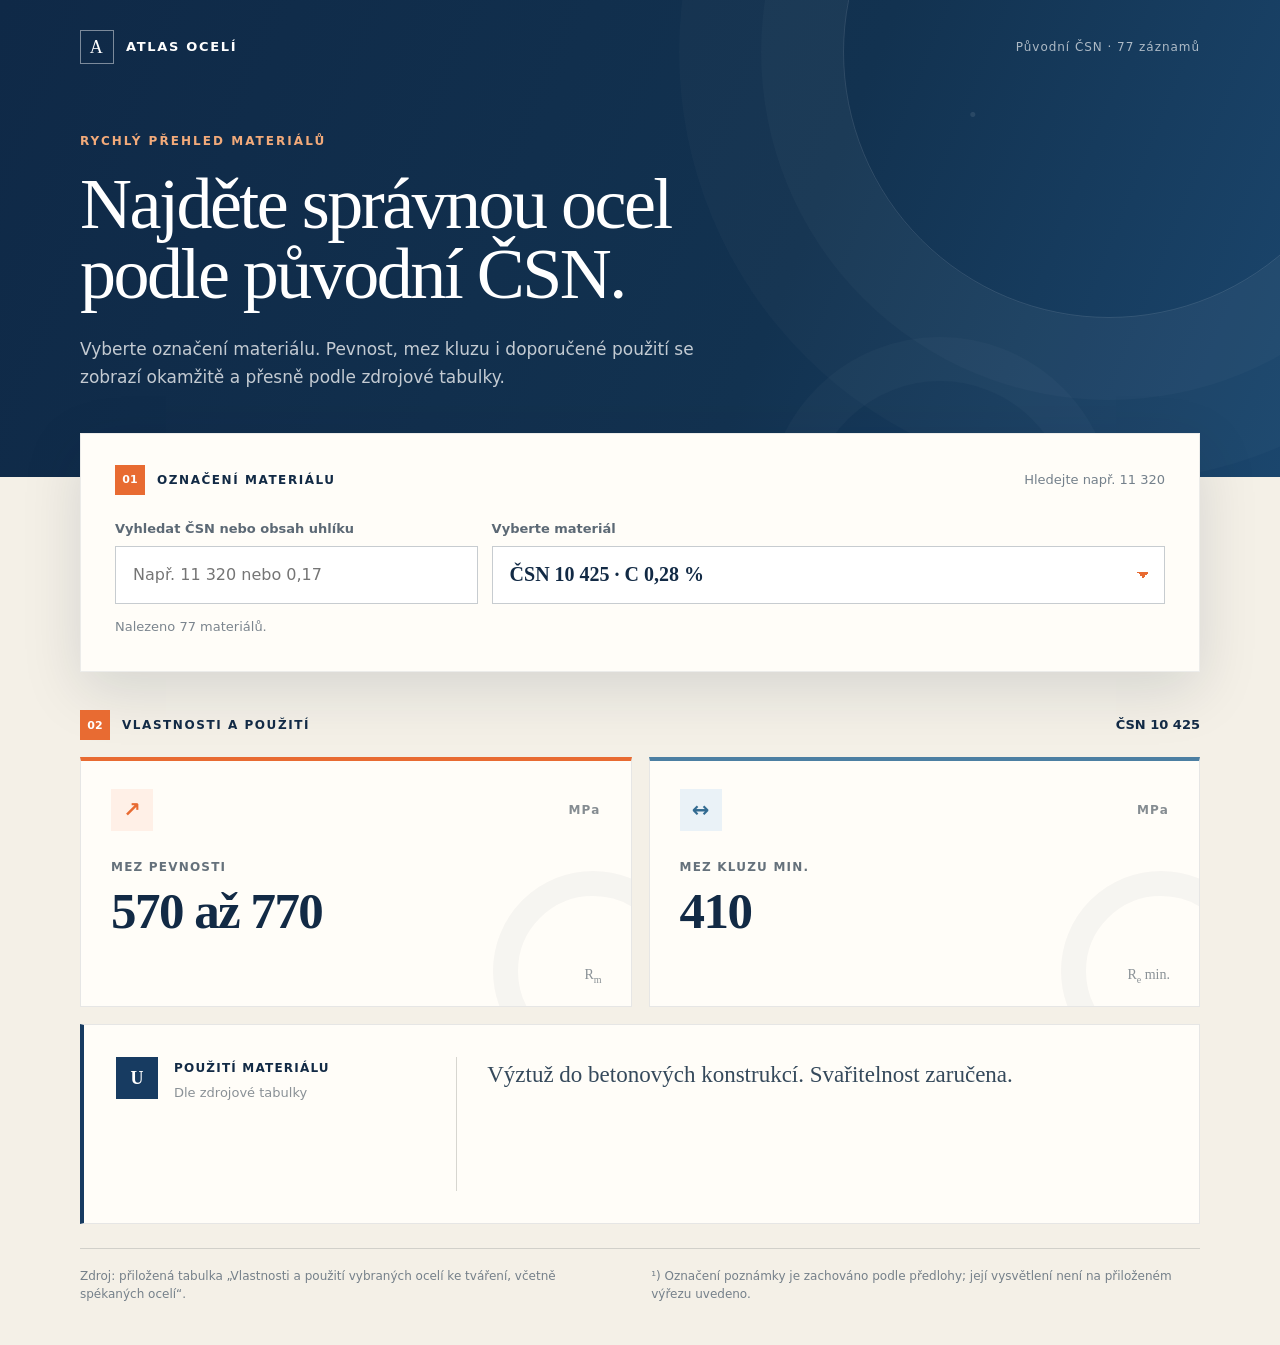
<file: Atlas ocelí/index.html>
<!doctype html>
<html lang="cs">
<head>
  <meta charset="utf-8">
  <meta name="viewport" content="width=device-width, initial-scale=1">
  <meta name="theme-color" content="#0f2947">
  <title>Atlas ocelí | Vyhledávač materiálů ČSN</title>
  <meta name="description" content="Přehled mezí pevnosti, mezí kluzu a použití vybraných ocelí podle původní ČSN.">
  <style>
    :root{--ink:#122a45;--navy:#0f2947;--navy2:#173b61;--cream:#f4f0e7;--paper:#fffdf8;--orange:#e86b32;--orange-soft:#fff0e7;--blue-soft:#eaf2f7;--line:#d7d6d0}
    *{box-sizing:border-box}html{scroll-behavior:smooth}body{margin:0;background:var(--cream);color:var(--ink);font:16px/1.55 Inter,ui-sans-serif,system-ui,-apple-system,BlinkMacSystemFont,"Segoe UI",sans-serif}button,input,select{font:inherit;color:inherit}.sr-only{position:absolute;width:1px;height:1px;padding:0;margin:-1px;overflow:hidden;clip:rect(0,0,0,0);white-space:nowrap;border:0}
    .hero{position:relative;min-height:430px;overflow:hidden;color:#fff;background:radial-gradient(circle at 76% 24%,rgba(255,255,255,.09) 0 2px,transparent 3px),linear-gradient(112deg,var(--navy) 0%,#123250 61%,#1b466d 100%)}
    .hero:before,.hero:after{content:"";position:absolute;border:1px solid rgba(255,255,255,.12);border-radius:50%;pointer-events:none}.hero:before{width:530px;height:530px;right:-95px;top:-214px;box-shadow:0 0 0 82px rgba(255,255,255,.025),0 0 0 164px rgba(255,255,255,.02)}.hero:after{width:260px;height:260px;right:13%;bottom:-208px;border-width:44px;border-color:rgba(255,255,255,.025)}
    .topbar,.hero-copy,.workspace{width:min(1120px,calc(100% - 48px));margin-inline:auto}.topbar{position:relative;z-index:1;display:flex;align-items:center;justify-content:space-between;padding-top:30px}.brand{display:inline-flex;align-items:center;gap:12px;color:#fff;text-decoration:none;font-size:13px;font-weight:800;letter-spacing:.13em}.brand-mark{display:grid;place-items:center;width:34px;height:34px;border:1px solid rgba(255,255,255,.45);font:18px Georgia,serif}.edition{font-size:12px;letter-spacing:.08em;color:rgba(255,255,255,.65)}
    .hero-copy{position:relative;z-index:1;padding:68px 0 86px}.eyebrow{margin:0 0 18px;color:#f2aa7a;font-size:12px;font-weight:800;letter-spacing:.17em;text-transform:uppercase}h1{max-width:790px;margin:0;font:500 clamp(43px,6.2vw,72px)/.98 Georgia,"Times New Roman",serif;letter-spacing:-.035em}.intro{max-width:630px;margin:25px 0 0;color:rgba(255,255,255,.75);font-size:17px;line-height:1.65}
    .workspace{position:relative;z-index:3;margin-top:-44px;padding-bottom:42px}.selector-card{padding:31px 34px 34px;background:var(--paper);border:1px solid rgba(18,42,69,.08);box-shadow:0 18px 56px rgba(9,32,55,.13)}.section-head{display:flex;align-items:center;justify-content:space-between;gap:24px}.section-head>div{display:flex;align-items:center;gap:12px}.section-head p{margin:0;font-size:12px;line-height:1;font-weight:850;letter-spacing:.13em}.step{display:grid;place-items:center;width:30px;height:30px;background:var(--orange);color:white;font-size:11px;font-weight:850}.hint,.result-code{color:#74808b;font-size:13px}
    .search-row{display:grid;grid-template-columns:minmax(220px,.7fr) minmax(300px,1.3fr);gap:14px;margin-top:24px}.field{display:flex;flex-direction:column;gap:7px}.field label{font-size:13px;font-weight:750;color:#5c6975}.field input,.field select{width:100%;height:58px;padding:0 17px;background:#fff;border:1px solid #c7ccd0;border-radius:0;outline:0}.field input:focus,.field select:focus{border-color:var(--orange);box-shadow:0 0 0 3px rgba(232,107,50,.13)}.field select{appearance:none;background-image:linear-gradient(45deg,transparent 50%,var(--orange) 50%),linear-gradient(135deg,var(--orange) 50%,transparent 50%);background-position:calc(100% - 21px) 25px,calc(100% - 15px) 25px;background-size:6px 6px,6px 6px;background-repeat:no-repeat;font-family:Georgia,serif;font-size:20px;font-weight:700}.count{margin:13px 0 0;color:#7b858e;font-size:13px}
    .result-head{margin:38px 0 17px}.result-code{font-weight:700;color:var(--ink)}.property-grid{display:grid;grid-template-columns:repeat(2,minmax(0,1fr));gap:17px}.property,.usage{min-width:0;background:var(--paper);border:1px solid rgba(18,42,69,.1)}.property{position:relative;min-height:250px;padding:28px 30px;overflow:hidden}.property:after{content:"";position:absolute;width:150px;height:150px;right:-62px;bottom:-65px;border:25px solid rgba(18,42,69,.035);border-radius:50%}.strength{border-top:4px solid var(--orange)}.yield{border-top:4px solid #4c7fa2}.property-top{display:flex;justify-content:space-between;align-items:center}.icon{display:grid;place-items:center;width:42px;height:42px;font-size:21px;font-weight:800}.strength .icon{color:var(--orange);background:var(--orange-soft)}.yield .icon{color:#326b91;background:var(--blue-soft)}.unit{color:#858c91;font-size:12px;font-weight:750;letter-spacing:.1em}.label{margin:27px 0 8px;color:#65717b;font-size:12px;font-weight:800;letter-spacing:.1em;text-transform:uppercase}.value{margin:0;font:600 clamp(33px,5vw,51px)/1.05 Georgia,serif;letter-spacing:-.03em}.value.missing{max-width:330px;font-size:clamp(24px,3vw,36px)}.symbol{position:absolute;right:29px;bottom:21px;margin:0;color:#8a9196;font:14px Georgia,serif}.symbol sub{font-size:10px}
    .usage{grid-column:1/-1;display:grid;grid-template-columns:minmax(220px,.72fr) minmax(0,1.65fr);gap:30px;min-height:200px;padding:32px;border-left:4px solid var(--navy2)}.usage-head{display:flex;align-items:flex-start;gap:16px}.usage-icon{display:grid;place-items:center;width:42px;height:42px;flex:0 0 42px;color:#fff;background:var(--navy2);font:700 18px Georgia,serif}.usage-head .label{margin:2px 0 5px;color:var(--ink)}.usage-subtitle{margin:0;color:#8a9196;font-size:13px}.usage-text{margin:0;padding-left:30px;border-left:1px solid var(--line);color:#35495b;font:clamp(18px,2.1vw,23px)/1.56 Georgia,serif}
    footer{display:flex;justify-content:space-between;gap:30px;margin-top:24px;padding-top:18px;border-top:1px solid #d1d0ca;color:#75808a;font-size:12px;line-height:1.5}footer p{max-width:49%;margin:0}
    @media(max-width:700px){.topbar,.hero-copy,.workspace{width:min(100% - 28px,1120px)}.hero{min-height:415px}.edition{display:none}.hero-copy{padding:65px 0 82px}h1{font-size:clamp(40px,12vw,58px)}.selector-card{padding:23px 20px 25px}.hint{display:none}.search-row{grid-template-columns:1fr}.property-grid{grid-template-columns:1fr}.property{min-height:225px}.usage{grid-column:auto;grid-template-columns:1fr;gap:22px;padding:26px 24px}.usage-text{padding:22px 0 0;border-left:0;border-top:1px solid var(--line)}footer{flex-direction:column;gap:10px}footer p{max-width:none}}
    @media(prefers-reduced-motion:reduce){*{scroll-behavior:auto!important;transition:none!important}}
  </style>
</head>
<body>
  <main>
    <section class="hero" aria-labelledby="title">
      <div class="topbar"><a class="brand" href="#title"><span class="brand-mark" aria-hidden="true">A</span><span>ATLAS OCELÍ</span></a><span class="edition">Původní ČSN · 77 záznamů</span></div>
      <div class="hero-copy"><p class="eyebrow">Rychlý přehled materiálů</p><h1 id="title">Najděte správnou ocel<br>podle původní ČSN.</h1><p class="intro">Vyberte označení materiálu. Pevnost, mez kluzu i doporučené použití se zobrazí okamžitě a přesně podle zdrojové tabulky.</p></div>
    </section>
    <section class="workspace" aria-label="Vyhledávač materiálů">
      <div class="selector-card">
        <div class="section-head"><div><span class="step">01</span><p>OZNAČENÍ MATERIÁLU</p></div><span class="hint">Hledejte např. 11 320</span></div>
        <div class="search-row">
          <div class="field"><label for="search">Vyhledat ČSN nebo obsah uhlíku</label><input id="search" type="search" placeholder="Např. 11 320 nebo 0,17" autocomplete="off"></div>
          <div class="field"><label for="material">Vyberte materiál</label><select id="material" aria-describedby="count"></select></div>
        </div>
        <p class="count" id="count" aria-live="polite"></p>
      </div>
      <div class="section-head result-head"><div><span class="step">02</span><p>VLASTNOSTI A POUŽITÍ</p></div><span class="result-code" id="resultCode"></span></div>
      <div class="property-grid" aria-live="polite">
        <article class="property strength"><div class="property-top"><span class="icon" aria-hidden="true">↗</span><span class="unit">MPa</span></div><p class="label">Mez pevnosti</p><p class="value" id="rm"></p><p class="symbol">R<sub>m</sub></p></article>
        <article class="property yield"><div class="property-top"><span class="icon" aria-hidden="true">↔</span><span class="unit">MPa</span></div><p class="label">Mez kluzu min.</p><p class="value" id="re"></p><p class="symbol">R<sub>e</sub> min.</p></article>
        <article class="usage"><div class="usage-head"><span class="usage-icon" aria-hidden="true">U</span><div><p class="label">Použití materiálu</p><p class="usage-subtitle">Dle zdrojové tabulky</p></div></div><p class="usage-text" id="usage"></p></article>
      </div>
      <footer><p>Zdroj: přiložená tabulka „Vlastnosti a použití vybraných ocelí ke tváření, včetně spékaných ocelí“.</p><p>¹) Označení poznámky je zachováno podle předlohy; její vysvětlení není na přiloženém výřezu uvedeno.</p></footer>
    </section>
  </main>
  <script>
    'use strict';
    const materials=[
  {
    csn: '10 000',
    carbon: null,
    rm: 'max. 490',
    re: null,
    use: 'Součásti nedimenzované výpočtem, bez nosných svarů. Svařitelnost dobrá. Tenkostěnné ohýbané profily.',
  },
  {
    csn: '10 425',
    carbon: '0,28',
    rm: '570 až 770',
    re: '410',
    use: 'Výztuž do betonových konstrukcí. Svařitelnost zaručena.',
  },
  {
    csn: '10 505',
    carbon: 'max. 0,22',
    rm: '550',
    re: '500',
    use: 'Výztuž do betonových konstrukcí.',
  },
  {
    csn: '11 110',
    carbon: '0,07 až 0,16',
    rm: '373 až 785 ¹)',
    re: '216 až 412 ¹)',
    use: 'Velmi dobrá obrobitelnost (automatová ocel), nevhodná pro svařování. Součásti vyráběné na automatech.',
  },
  {
    csn: '11 120',
    carbon: '0,15 až 0,25',
    rm: '451 až 598',
    re: '245 až 265',
    use: 'Šrouby a matice. Velmi dobrá obrobitelnost.',
  },
  {
    csn: '11 140',
    carbon: '0,35 až 0,45',
    rm: '570 až 980 ¹)',
    re: '295 až 590 ¹)',
    use: 'Velmi dobrá obrobitelnost (automatová ocel). Součásti namáhané staticky (spojky, pouzdra, čepy, kolíky apod.).',
  },
  {
    csn: '11 300',
    carbon: '0,09',
    rm: '265 až 392 ¹)',
    re: '157 až 177 ¹)',
    use: 'Hlubokotažné plechy na části karoserií, pásy a pruhy na lisování součástí jízdních kol, nádrží na benzín, radiátory. Nevhodná k pokovování a smaltování. ŽM: 640 až 680 °C.',
  },
  {
    csn: '11 320',
    carbon: '0,11',
    rm: '270 až 490 ¹)',
    re: '180 až 310 ¹)',
    use: 'K mírnému nebo hlubokému tažení, k objemovému tváření. Svařitelnost zaručená. Trubky svařované z pásů pro olejové chladiče transformátorů, potrubí, nábytek, jízdní kola, motocykly, vtokové potrubí vodních turbín, závitové trubky pro plynovody, vodovody, ústřední topení aj.',
  },
  {
    csn: '11 343',
    carbon: '0,17',
    rm: '310 až 440',
    re: '155 až 205',
    use: 'Svařované staticky a mírně dynamicky namáhané součásti. Svařitelnost dobrá. Tvářitelná za tepla. Obrobitelnost 16b až 15b. NŽ: 900 až 930 °C, TT: 1 150 až 850 °C.',
  },
  {
    csn: '11 353',
    carbon: '0,18',
    rm: '343 až 441',
    re: '216 až 245 ¹)',
    use: 'Na bezešvé trubky. Svařitelnost zaručená do tloušťky stěny 25 mm. Na nosné trubkové konstrukce, pro vedení oleje, nafty, vody, páry, vzduchu, plynu a na spojovací součásti potrubí. NŽ: 900 až 930 °C.',
  },
  {
    csn: '11 368',
    carbon: 'max. 0,15',
    rm: '350 až 440',
    re: '196 až 225',
    use: 'Pro vyšší teploty, žáropevná. Zvýšená odolnost proti stárnutí. Svařitelnost zaručená do tloušťky 50 mm. Na součásti kotlů a tlakových nádob. NŽ: 910 až 930 °C; ŽP: 600 až 650 °C (v peci); P: 600 až 680 °C (vzduch).',
  },
  {
    csn: '11 373',
    carbon: '0,22',
    rm: '340 až 470',
    re: '205 až 235',
    use: 'Menší součásti namáhané staticky i mírně dynamicky. Vtoky vodních turbín, stavidla, méně namáhaná svařovaná potrubí, vysokotlaká dna. Odolnost proti korozi běžná. Tvářitelnost výborná. Vhodná ke svařování. Obrobitelnost dobrá. NŽ: 900 až 930 °C; ŽP: 600 až 650 °C; TT: 1 100 až 850 °C.',
  },
  {
    csn: '11 378',
    carbon: '0,16',
    rm: '340 až 470',
    re: '175 až 235',
    use: 'Svařované mostní a jeřábové konstrukce, strojní součásti. Součásti tepelných energetických zařízení a tlakové nádoby s malým přetlakem do 300 °C. Tvářitelnost výborná, vhodná ke svařování. Obrobitelnost dobrá. NŽ: 900 až 930 °C; ŽP: 600 až 650 °C; P: 600 až 680 °C; TT: 1 150 až 800 °C.',
  },
  {
    csn: '11 423',
    carbon: '0,24',
    rm: '412 až 651 ¹)',
    re: '177 až 441 ¹)',
    use: 'Na mírně namáhané hřídele, čepy, ozubená kola, zápustkové výkovky a výlisky, na součásti železničních vozidel. Svařitelnost zaručená. NŽ: 890 až 920 °C; ŽP: 600 až 650 °C; P: 600 až 680 °C (vzduch); TT: 1 100 až 850 °C.',
  },
  {
    csn: '11 478',
    carbon: '0,22',
    rm: '460 až 550',
    re: '238 až 285 ¹)',
    use: 'Ocel pro vyšší teploty, žáropevná. Na svařované součásti kotlů a tlakových nádob, u nichž je nutná zvýšená odolnost proti stárnutí. NŽ: 880 až 900 °C; ŽP: 600 až 650 °C (vzduch); P: 600 až 680 °C (vzduch); TT: 1 100 až 850 °C.',
  },
  {
    csn: '11 500',
    carbon: '0,38',
    rm: '441 až 647 ¹)',
    re: '245 až 490 ¹)',
    use: 'Na strojní součásti namáhané staticky i dynamicky: hřídele, ozubená kola, čepy, kolíky, příruby, podložky, pouzdra, základové desky, šrouby, matice, kladky, klikové hřídele a rychloběžné turbíny. Svařitelnost obtížná. NŽ: 850 až 880 °C; ŽM: 680 až 720 °C; K: 850 až 870 °C (voda, olej); P: 530 až 670 °C (vzduch).',
  },
  {
    csn: '11 523',
    carbon: '0,20',
    rm: '441 až 667 ¹)',
    re: '284 až 490 ¹)',
    use: 'Na mostní a jiné svařované konstrukce, ohýbané profily, součásti strojů, automobilů, motocyklů, jízdních kol, tepelných zařízení a tlakových nádob. Svařitelnost zaručená. NŽ: 870 až 900 °C; P: 670 až 700 °C; ŽM: 680 až 710 °C; ŽP: 600 až 650 °C; TT: 1 150 až 800 °C.',
  },
  {
    csn: '11 550',
    carbon: '0,40',
    rm: '539 až 686 ¹)',
    re: '294 až 333 ¹)',
    use: 'Na trubky pro vysokotlaká hydraulická zařízení, střešní konstrukce, podpěry v dolech, automobily, kolejová vozidla, nádrže, sudy. Svařitelnost obtížná. NŽ: 840 až 870 °C.',
  },
  {
    csn: '11 600',
    carbon: '0,50',
    rm: '412 až 745 ¹)',
    re: '284 až 588 ¹)',
    use: 'Na strojní součásti vystavené velkému tlaku, výkovky hřídelů, ozubená kola, čepy, písty, klíny, pastorky, šneky, vřetena lisů apod. Svařitelnost obtížná. NŽ: 840 až 870 °C; P: 670 až 700 °C.',
  },
  {
    csn: '11 700',
    carbon: '0,65',
    rm: '461 až 834 ¹)',
    re: '324 až 637 ¹)',
    use: 'Na strojní součásti s vyšší odolností proti namáhání a opotřebení (výkovky, výlisky, destičky Gallových řetězů, držáky soustružnických nožů). Svařitelnost obtížná. NŽ: 810 až 840 °C; P: 670 až 700 °C (vzduch).',
  },
  {
    csn: '11 800',
    carbon: '0,75',
    rm: '570 až 1 080 ¹)',
    re: '345 až 420 ¹)',
    use: 'Na strojní součásti s větší tvrdostí a odolností proti opotřebení (koule pro mlecí mlýny, tvarové pružiny, destičky kloubových řetězů). NŽ: 810 až 840 °C.',
  },
  {
    csn: '12 010',
    carbon: '0,07 až 0,14',
    rm: '290 až 840 ¹)',
    re: '165 až 345 ¹)',
    use: 'Konstrukční ocel k cementování. Na méně namáhané součásti (čepy, pouzdra, šrouby, vačkové hřídele, ozubená a řetězová kola, kalibry, upínací trny, frézy na dřevo). Svařitelnost zaručená. NŽ: 900 °C; ŽM: 680 °C; P: 850 až 880 °C; 1. K: 900 °C (voda, olej); 2. K: 780 °C (voda, olej).',
  },
  {
    csn: '12 014',
    carbon: '0,06',
    rm: '270 až 420 ¹)',
    re: '165 až 304 ¹)',
    use: 'Ocel k objemovému tváření. Magneticky měkká ocel se zaručenými hodnotami magnetických vlastností, na části magnetických obvodů. Ž: 815 až 845 °C.',
  },
  {
    csn: '12 020',
    carbon: '0,13 až 0,20',
    rm: '205 až 850 ¹)',
    re: '205 až 390 ¹)',
    use: 'Ocel k cementování. Na méně namáhané součásti (čepy, pouzdra, šrouby, vačkové hřídele, ozubená a řetězová kola, lisované součásti, kalibry, upínací trny, frézy na dřevo, velké výkovky, bezešvé trubky). Svařitelnost zaručená. NŽ: 900 °C; ŽM: 680 °C; C: 850 až 880 °C; K: 780 až 990 °C (voda, olej); TT: 1 150 až 750 °C.',
  },
  {
    csn: '12 024',
    carbon: '0,17 až 0,24',
    rm: '350 až 550',
    re: '235 až 350',
    use: 'Součásti motorových vozidel určené k cementování (méně namáhaná ozubená kola, vačkové hřídele, vložky, řetězová kola, pouzdra, vodítka). Svařitelnost zaručená. Obrobitelnost dobrá. NŽ: 880 až 920 °C; ŽM: 650 až 720 °C; C: 860 až 930 °C; K: 780 až 810 °C (voda); P: 150 až 200 °C (vzduch); TT: 1 150 až 800 °C.',
  },
  {
    csn: '12 040',
    carbon: '0,32 až 0,40',
    rm: '440 až 1 030 ¹)',
    re: '225 až 550 ¹)',
    use: 'Ocel k zušlechťování. Na části rozvodů, předlohové a klikové hřídele, ojnice, páky, rotory pro turbogenerátory, zušlechtěné šrouby, drát na lana, matice apod. Svařitelnost obtížná. NŽ: 840 až 870 °C; ŽM: 680 až 720 °C; K: 840 až 880 °C (voda, olej); P: 530 až 670 °C; TT: 1 150 až 750 °C.',
  },
  {
    csn: '12 050',
    carbon: '0,42 až 0,50',
    rm: '460 až 1 060 ¹)',
    re: '275 až 590 ¹)',
    use: 'Ocel k zušlechťování, k povrchovému kalení, pro velké výkovky. Na hřídele turbokompresorů, čerpadel, těžních strojů, elektromotorů a dynam, na větší ozubená kola, šneky, automobilové klikové hřídele, ojnice, páky řízení, závěsy pružin, vřetena soustruhů, vrtací tyče, frézovací trny. Svařitelnost obtížná. NŽ: 840 °C; ŽM: 700 °C; K: 820 °C (voda, olej); P: 600 °C (vzduch); TT: 1 150 až 800 °C.',
  },
  {
    csn: '12 051',
    carbon: '0,47 až 0,55',
    rm: '570 až 780 ¹)',
    re: '284 až 645 ¹)',
    use: 'Ocel k zušlechťování. Na hřídele, vřetena obráběcích strojů, brzdové páky, pístnice, patentovaný drát. NŽ: 820 až 850 °C; ŽM: 680 až 720 °C; K: 790 až 840 °C (voda, olej); P: 530 až 670 °C; TT: 1 150 až 750 °C.',
  },
  {
    csn: '12 060',
    carbon: '0,52 až 0,60',
    rm: '470 až 1 570 ¹)',
    re: '305 až 560 ¹)',
    use: 'Ocel k zušlechťování. Na méně namáhané klikové a vačkové hřídele automobilů, hřídele turbokompresorů, ozubená kola, pístnice, vřetena, čepy, šrouby, pružiny k hospodářským strojům. NŽ: 860 °C; ŽM: 700 °C; K: 820 °C (olej); P: 600 °C (vzduch); TT: 1 150 až 750 °C.',
  },
  {
    csn: '12 061',
    carbon: '0,57 až 0,65',
    rm: '570 až 1 130 ¹)',
    re: '335 až 675 ¹)',
    use: 'Ocel k zušlechťování. Na vřetena soustruhů, kalené šrouby a matice, plunžry lisů, táhla, spojky, výstředníkové hřídele drtičů a třídičů uhlí, pružiny. Svařitelnost obtížná. NŽ: 810 až 840 °C; ŽM: 680 až 720 °C; K: 790 až 840 °C (voda, olej); P: 530 až 670 °C; TT: 1 100 až 750 °C.',
  },
  {
    csn: '12 071',
    carbon: '0,60 až 0,70',
    rm: '540 až 740 ¹)',
    re: null,
    use: 'Patentované dráty, pružiny, řetězy motocyklů. NŽ: 800 až 830 °C; ŽM: 650 až 700 °C; K: 800 až 830 °C (olej); P: dle požadovaných mechanických vlastností.',
  },
  {
    csn: '12 090',
    carbon: '0,80 až 0,90',
    rm: '785 až 1 569 ¹)',
    re: '0,6 až 0,75 Rₘ ¹)',
    use: 'Ocel pružinová. Velmi dobrá kalitelnost. Na velmi namáhané a tenké pružiny, ploché a šroubovité, ventilové pružiny, dráty pro lana, psací pera. NŽ: 790 až 810 °C; ŽM: 680 až 720 °C; K: 780 až 810 °C (olej); P: 450 až 330 °C (vzduch).',
  },
  {
    csn: '13 141',
    carbon: '0,27 až 0,35',
    rm: '650 až 800',
    re: '450',
    use: 'Manganová konstrukční ocel k zušlechťování. Na menší hřídele, různé strojní součásti (páky, táhla, ojnice, šrouby aj.), velké výkovky. Tavná svařitelnost obtížná, obrobitelnost dobrá. NŽ: 860 °C; ŽM: 700 °C; K: 840 °C (voda, olej); P: 600 °C (olej, vzduch).',
  },
  {
    csn: '13 151',
    carbon: '0,42 až 0,50',
    rm: '635 až 735',
    re: '390',
    use: 'Křemíková ocel k zušlechťování. Na ozubená kola, šneky, věnce ozubených kol, velké výkovky. NŽ: 830 až 860 °C; ŽM: 680 až 720 °C; K: 820 až 840 °C (voda, olej); P: 540 až 680 °C (olej, vzduch); TT: 1 150 až 850 °C.',
  },
  {
    csn: '13 180',
    carbon: '0,70 až 0,80',
    rm: '780 až 1 520 ¹)',
    re: '490 až 1 320 ¹)',
    use: 'Manganová ocel. Pružiny a pružné elementy s dobrou odolností proti otěru. Obrobitelnost zhoršená. NŽ: 800 až 840 °C; ŽM: 660 až 700 °C; K: 790 až 830 °C (olej); P: 380 až 550 °C (vzduch); TT: 1 050 až 800 °C.',
  },
  {
    csn: '13 221',
    carbon: '0,15 až 0,20',
    rm: '590 až 740',
    re: '430 až 440 ¹)',
    use: 'Mn-Ni-V-N ocel pro ocelové konstrukce, na svařované tlakové nádoby pracující i za snížených teplot. Ocel velmi dobře tvárná za tepla a dobře za studena. Vrubová houževnatost zaručená do −40 °C. Svařitelnost zaručená podmíněná. NŽ: 920 až 940 °C; P: 550 až 580 °C.',
  },
  {
    csn: '13 240',
    carbon: '0,33 až 0,41',
    rm: '690 až 930 ¹)',
    re: '440 až 635 ¹)',
    use: 'Mn-Si ocel. Středně namáhané strojní součásti, části silničních vozidel odolných proti opotřebení (hřídele, nápravy, čepy kol, ojnice, páky, třmeny, šroubová vřetena lisů, šrouby aj.). Tvářitelnost výborná. Obrobitelnost zhoršená. NŽ: 850 až 900 °C; ŽM: 640 až 720 °C; K: 820 až 890 °C (voda, olej); P: 530 až 680 °C (voda, olej, vzduch); TT: 1 150 až 800 °C.',
  },
  {
    csn: '13 242',
    carbon: '0,36 až 0,46',
    rm: '883 až 1 275 ¹)',
    re: '686 až 883 ¹)',
    use: 'Mn-V ocel. Značně namáhané hřídele, nápravy, čepy k automobilům a traktorům, turbínové hřídele, rotory, pólové nástavce. Tvářitelnost výborná. Obrobitelnost horší. NŽ: 840 až 870 °C; ŽM: 640 až 670 °C; K: 840 až 870 °C (voda, olej); P: 570 až 650 °C (vzduch); TT: 1 100 až 800 °C.',
  },
  {
    csn: '13 251',
    carbon: '0,42 až 0,52',
    rm: '780 až 1 030',
    re: '440',
    use: 'Křemíková nízkolegovaná ocel pružinová zušlechtěná kalením a popouštěním. Na šroubovité pružiny a pružnice silničních a kolejových vozidel a zemědělských strojů; kuželové pružiny k pružinovým bucharům. NŽ: 820 až 850 °C; ŽM: 680 až 720 °C; K: 820 až 850 °C (voda); P: 450 až 600 °C (voda, olej).',
  },
  {
    csn: '13 270',
    carbon: '0,58 až 0,68',
    rm: '730',
    re: null,
    use: 'Křemíková ocel pružinová. Lamely spojek apod. NŽ: 850 až 880 °C; ŽM: 690 až 730 °C; K: 830 až 860 °C (olej); P: 450 až 550 °C.',
  },
  {
    csn: '14 109',
    carbon: '0,90 až 1,10',
    rm: '610 až 725',
    re: '440',
    use: 'Chromová ocel na kuličky do 0,25 mm, válečky a kuželíky do 0,18 mm, kroužky valivých ložisek do tloušťky stěny 16 mm. Ocel dobře obrobitelná a tvárná za tepla. ŽM: 720 až 780 °C; K: 820 až 840 °C; P: 150 až 170 °C (olej).',
  },
  {
    csn: '14 140',
    carbon: '0,35 až 0,42',
    rm: '785 až 1 177',
    re: '539 až 785',
    use: 'Chromová ocel na středně namáhané součásti leteckých motorů, motorových vozidel a motorů. Tvářitelnost výborná. Svařitelnost obtížná. Obrobitelnost zhoršená. NŽ: 860 až 890 °C; ŽM: 720 až 760 °C; K: 830 až 880 °C (olej, voda); P: 500 až 640 °C (voda, olej, vzduch); NQ: 800 až 860 °C; TT: 1 150 až 800 °C.',
  },
  {
    csn: '14 209',
    carbon: '0,90 až 1,10',
    rm: '608 až 765 ¹)',
    re: '(441)',
    use: 'Cr-Mn ocel na valivá ložiska. Tvárnost za tepla a obrobitelnost dobrá. ŽN: 720 až 780 °C; K: 780 až 830 °C (voda, olej); P: 150 až 170 °C.',
  },
  {
    csn: '14 220',
    carbon: '0,14 až 0,19',
    rm: 'min. 785',
    re: '590',
    use: 'Mn-Cr ocel na strojní součásti s velmi tvrdou cementovanou vrstvou a velkou pevností v jádře po kalení (menší hřídele, ozubená kola, šneky, vačkové hřídele, vřetena obráběcích strojů, pístní čepy, pera, zubové spojky, trny, upínací nářadí apod.). Ocel vhodná k cementování, kyanování a objemovému tváření; dobře tvárná za tepla a po žíhání i za studena, dobře obrobitelná, dobrá svařitelnost. NŽ: 880 až 920 °C; ŽM: 680 až 720 °C; C: 840 až 870 °C; K: 850 až 880 °C (olej, voda); P: 160 °C/1 h.',
  },
  {
    csn: '14 221',
    carbon: '0,17 až 0,22',
    rm: '637 až 981 ¹)',
    re: '686',
    use: 'Mn-Cr ocel vhodná k cementování a kyanování. Na velké strojní součásti k zušlechtění do průměru 40 mm, s vysokou pevností v jádře, určené k cementování. Tvárnost za tepla a obrobitelnost dobrá. NŽ: 880 až 920 °C; ŽM: 680 až 720 °C; K: 850 až 880 °C (voda, olej); P: dle požadované pevnosti; TT: 1 250 až 880 °C.',
  },
  {
    csn: '14 240',
    carbon: '0,32 až 0,40',
    rm: '690 až 880 ¹)',
    re: '470 až 530 ¹)',
    use: 'Mn-Cr ocel k zušlechťování, pro velké výkovky. Na klikové hřídele, ojnice, čepy, nápravy vozidel, hřídele řetězových kol apod. Tvárnost a obrobitelnost dobrá. Svařitelnost obtížná. NŽ: 830 až 870 °C; ŽM: 680 až 720 °C; K: 830 až 870 °C (voda, olej); P: 560 až 680 °C.',
  },
  {
    csn: '14 260',
    carbon: '0,50 až 0,60',
    rm: '1 370 až 1 670',
    re: '880 až 1 175',
    use: 'Si-Cr ocel na více namáhané pružiny pro automobily, železniční vozy, ventilové pružiny (do 300 °C), skluzy, pracovní části stavebních a zemědělských strojů. Nesvařitelná. Tvářitelnost zhoršená. Obrobitelnost zhoršená. NŽ: 850 až 890 °C; ŽM: 710 až 750 °C; K: 840 až 880 °C (olej); P: 380 až 580 °C (vzduch); TT: 1 100 až 840 °C.',
  },
  {
    csn: '14 331',
    carbon: '0,28 až 0,35',
    rm: '980 až 1 270',
    re: '540 až 835',
    use: 'Mn-Si-Cr ocel na strojní součásti jako čepy, hřídele, spojky, šrouby, matice, svařované a nýtované konstrukce. Vysoce namáhané díly letadel a motorových vozidel menších rozměrů. Tvářitelnost výborná. Svařitelnost zaručená podmíněná. Obrobitelnost zhoršená. ŽM: 720 až 730 °C; K: 870 až 900 °C (olej); P: 480 až 560 °C (olej, voda).',
  },
  {
    csn: '14 340',
    carbon: '0,28 až 0,38',
    rm: '785 až 932',
    re: '588',
    use: 'Cr-Al ocel vhodná k nitridování. Na součásti automobilů a letadlových motorů, u nichž se žádá vysoká povrchová tvrdost. Tvárnost za tepla a obrobitelnost dobrá. NŽ: 880 až 920 °C; ŽM: 700 až 740 °C; K: 850 až 880 °C (voda); P: 560 až 680 °C (voda).',
  },
  {
    csn: '15 121',
    carbon: '0,10 až 0,18',
    rm: '440 až 590',
    re: '295',
    use: 'Cr-Mo ocel na kotle, tlakové nádoby, bezešvé trubky, výkovky do 560 °C. Dobrá obrobitelnost, tvárnost za tepla i za studena.',
  },
  {
    csn: '15 130',
    carbon: '0,22 až 0,29',
    rm: '640 až 830',
    re: '410 až 540',
    use: 'Cr-Mo ocel na středně i více namáhané součásti s požadovanou vyšší pevností a vysokou houževnatostí. Součásti motorových vozidel a spojovacích součástí i pro zvýšené teploty. Svařitelnost zaručená podmíněná. Obrobitelnost dobrá. NŽ: 870 až 900 °C; ŽM: 700 až 740 °C; ŽP: 500 až 550 °C; K: 830 až 880 °C (olej, voda); P: 530 až 690 °C (vzduch); TT: 1 150 až 800 °C.',
  },
  {
    csn: '15 142',
    carbon: '0,38 až 0,45',
    rm: '686 až 1 177 ¹)',
    re: '490 až 765 ¹)',
    use: 'Cr-Mo ocel k zušlechťování, k povrchovému kalení, pro velké výkovky. Pro velmi namáhané součásti strojů a silničních vozidel. Tvářitelnost za tepla a obrobitelnost po ŽM dobrá. NŽ: 870 až 890 °C; ŽM: 700 až 740 °C; K: 840 až 880 °C (olej); P: 540 až 680 °C (vzduch).',
  },
  {
    csn: '15 230',
    carbon: '0,24 až 0,34',
    rm: '980 až 1 180',
    re: '835',
    use: 'Cr-V ocel na bezešvé trubky, velmi namáhané svařované konstrukce, součásti strojů a letadel (např. klikové hřídele, hlavy vrtulí, ojnice, ojniční šrouby a matice, hnací nápravy motorových vozidel, páky řízení, vahadla ventilů). Dobrá svařitelnost i obrobitelnost, vhodná k zušlechťování, nitridování a povrchovému kalení. NŽ: 860 až 900 °C; ŽM: 700 až 740 °C; K: 830 až 890 °C (voda, olej); P: 550 až 660 °C (voda); N: 490 až 500 °C.',
  },
  {
    csn: '15 231',
    carbon: '0,24 až 0,30',
    rm: '690 až 1 080',
    re: '440 až 785',
    use: 'Mn-Cr-V ocel na namáhané strojní součásti silničních motorových vozidel s vysokou pevností, středně namáhané součásti průměrů nad 50 mm. Tvářitelnost výborná. Svařitelnost zaručená podmíněná. Obrobitelnost zhoršená. NŽ: 860 až 900 °C; ŽM: 680 až 720 °C; K: 850 až 890 °C (voda, olej); P: 520 až 630 °C (voda); TT: 1 150 až 800 °C.',
  },
  {
    csn: '15 241',
    carbon: '0,35 až 0,43',
    rm: '735 až 1 177 ¹)',
    re: '539 až 1 373 ¹)',
    use: 'Cr-V ocel k zušlechťování, k povrchovému kalení. Na strojní součásti, kde se vyžaduje velká pevnost a dostatečná tažnost (ozubená kola, hřídele, talířová kola apod.). Tvářitelnost za tepla a obrobitelnost po ŽM dobrá. NŽ: 880 až 920 °C; ŽM: 720 až 760 °C; K: 860 až 900 °C (olej); P: 500 až 600 °C (voda).',
  },
  {
    csn: '15 260',
    carbon: '0,47 až 0,55',
    rm: '785 až 930',
    re: '635',
    use: 'Mn-Cr-V ocel na velmi namáhané součásti silničních motorových vozidel (čepy, pružiny, hřídele, vřetena, poloosy, pístnice). Tvářitelnost výborná. Svařitelnost obtížná. Obrobitelnost zhoršená. NŽ: 850 až 890 °C; ŽM: 680 až 720 °C; K: 820 až 860 °C (olej); P: 550 až 690 °C (voda, olej); TT: 1 150 až 800 °C.',
  },
  {
    csn: '15 330',
    carbon: '0,24 až 0,34',
    rm: '834 až 1 177',
    re: '637 až 834',
    use: 'Cr-Mo-V ocel pro nitridované součásti strojů, např. zalomené hřídele leteckých motorů, vačkové hřídele, čepy, písty, vodítka, ventilová sedla, spojovací součásti energetických zařízení, nitridovaná ozubená kola. Tvářitelnost výborná. Svařitelnost obtížná. Obrobitelnost obtížnější. NŽ: 800 až 880 °C; ŽM: 700 až 740 °C; K: 830 až 890 °C (voda, olej); P: 550 až 650 °C (voda, olej); N: 490 až 520 °C; TT: 1 150 až 800 °C.',
  },
  {
    csn: '15 340',
    carbon: '0,35 až 0,42',
    rm: '981 až 1 128',
    re: '785',
    use: 'Cr-Al-Mo ocel pro nitridované součásti strojů, u nichž se požaduje vysoká povrchová tvrdost. Nevhodná pro ozubená kola. Tvářitelnost výborná. Obrobitelnost zhoršená. NŽ: 880 až 920 °C; ŽM: 700 až 740 °C; N: 500 °C; K: 920 až 950 °C (voda, olej); P: 600 až 680 °C (voda, olej); TT: 1 100 až 800 °C.',
  },
  {
    csn: '15 342',
    carbon: '0,32 až 0,40',
    rm: '834 až 1 079',
    re: '686 až 785',
    use: 'Cr-Mo úsporně legovaná ocel vyšší pevnosti, pro vyšší teploty, žáropevná. Na části turbín a rotačních kompresorů. Svařitelnost obtížná. NŽ: 860 až 890 °C; ŽM: 660 až 700 °C; K: 850 až 890 °C (voda, olej); P: 580 až 660 °C (vzduch).',
  },
  {
    csn: '15 423',
    carbon: '0,17 až 0,23',
    rm: '736 až 880',
    re: '540 až 590',
    use: 'Cr-Mo-V nízkolegovaná žáropevná ocel odolávající vodíkové korozi do 540 °C, v nitridačním prostředí do 350 °C. Na součásti tlakových zařízení v chemickém průmyslu. Svařitelnost zaručená podmíněná. NŽ: 1 050 až 1 100 °C; ŽM: 680 až 730 °C; K: 1 000 až 1 050 °C (olej); P: 660 až 730 °C (vzduch).',
  },
  {
    csn: '16 220',
    carbon: '0,14 až 0,19',
    rm: 'min. 883',
    re: '588',
    use: 'Ni-Cr ocel k cementování. Na velmi namáhané strojní součásti s tvrdým povrchem a vyšší pevností a houževnatostí v jádře (ozubená kola převodovek, talířová kola, drážkové hřídele, kardanové kříže, kola diferenciálů, zvlášť namáhané čepy a hřídele). Tvářnost za tepla a obrobitelnost dobrá. NŽ: 880 až 920 °C; ŽM: 680 až 710 °C.',
  },
  {
    csn: '16 231',
    carbon: '0,19 až 0,24',
    rm: '981',
    re: '735',
    use: 'Ni-Cr ocel na velmi namáhané součásti s cementovaným povrchem a s vysokou pevností a dobrou houževnatostí v jádře (ozubená kola velkých modulů, kladky, talířová kola, kardanové hřídele, hřídele hnacích kol). Odolnost proti korozi běžná. Tvářitelnost výborná. Obrobitelnost dobrá. NŽ: 880 až 920 °C; ŽM: 680 až 720 °C; C: 860 až 930 °C; K: 790 až 830 °C (olej); P: 120 až 200 °C (vzduch); TT: 1 100 až 800 °C.',
  },
  {
    csn: '16 341',
    carbon: '0,35 až 0,43',
    rm: '880 až 1 280 ¹)',
    re: '685 až 1 422 ¹)',
    use: 'Ni-Cr-Mo ocel na strojní součásti vyžadující vysokou pevnost, dobrou houževnatost a zvýšenou odolnost proti křehkému porušení (ozubená kola, hřebenové válce, čepy, výstředníky, drážkové hřídele). Odolnost proti korozi běžná. Tvářitelnost výborná. Obrobitelnost zhoršená. NŽ: 850 až 880 °C; ŽM: 680 až 720 °C; K: 810 až 850 °C (olej, vzduch); P: 260 až 400 °C (olej, vzduch); TT: 1 100 až 850 °C.',
  },
  {
    csn: '16 343',
    carbon: '0,32 až 0,40',
    rm: '735 až 1 175 ¹)',
    re: '590 až 880 ¹)',
    use: 'Cr-Ni-Mo ocel pro vyšší teploty, žáropevná. Na kompresorová a turbínová kola, kloubové hřídele, unášeče trakčních motorů. Svařitelnost obtížná. NŽ: 850 až 880 °C; ŽM: 660 až 720 °C; K: 850 až 880 °C (voda, olej); P: 560 až 680 °C (vzduch).',
  },
  {
    csn: '16 440',
    carbon: '0,30 až 0,40',
    rm: '735 až 1 079 ¹)',
    re: '588 až 785 ¹)',
    use: 'Ni-Cr ocel k zušlechťování. Na velmi namáhané součásti (klikové hřídele, hřídele pro velké výkovky). Tvárnost za tepla a obrobitelnost dobrá. NŽ: 850 až 880 °C; ŽM: 700 až 750 °C; K: 810 až 850 °C (olej); P: 470 až 550 °C (voda).',
  },
  {
    csn: '16 532',
    carbon: '0,27 až 0,34',
    rm: 'min. 1 570',
    re: 'asi 1 370',
    use: 'Ni-Mn-Si-Cr ocel k zušlechťování. Na vysoce namáhané strojní součásti (podvozky letadel, závěsy křídel, pístnice, šrouby apod.). Obrobitelnost ve stavu ŽM dobrá, tvárnost za tepla dobrá. NŽ: 900 °C; ŽM: 730 °C; K: 890 až 900 °C (olej); P: 200 až 300 °C (vzduch).',
  },
  {
    csn: '17 024',
    carbon: '0,36 až 0,45',
    rm: '750 až 900',
    re: '490',
    use: 'Chromová ocel odolná proti korozi. Na korozivzdorné součásti odolávající otěru, zředěné kyselině dusičné a některým slabým organickým kyselinám (nože, měřidla, chirurgické nástroje). Obrobitelnost a tvárnost za tepla dobrá. Ž: 800 až 840 °C; K: 1 000 až 1 050 °C (olej); P: 150 až 200 °C (voda, vzduch).',
  },
  {
    csn: '17 029',
    carbon: '0,40 až 0,50',
    rm: 'max. 780',
    re: null,
    use: 'Chromová ocel korozivzdorná. Nevhodná pro svařování. Na strojní, kuchyňské a kapesní nože, nůžky, chirurgické nástroje, měřidla, pánve, břity vah apod. Tvárnost za tepla a obrobitelnost dobrá, kalitelná. ŽM: 800 až 840 °C; K: 1 000 až 1 050 °C (olej); P: 150 až 200 °C.',
  },
  {
    csn: '17 042',
    carbon: '0,90 až 1,05',
    rm: 'max. 880',
    re: null,
    use: 'Chromová ocel odolná proti korozi. Na součásti chemických a potravinářských strojů s velkou tvrdostí (např. nože, ložiskové kroužky a kuličky, vložky a ventily), pracující v korozivním prostředí za současného opotřebení; na chirurgické nástroje, měřidla, kalibry. Svařitelnost obtížná, obrobitelnost dobrá. Ž: 740 až 760 °C; K: 980 až 1 020 °C (olej); P: 150 až 200 °C (voda, vzduch).',
  },
  {
    csn: '17 251',
    carbon: '0,20',
    rm: 'min. 520',
    re: '280',
    use: 'Chromniklová ocel žáruvzdorná v oxidačním prostředí do 1 000 °C. Nesnáší nauhličující sirné prostředí. Na zařízení pro průmysl keramický, sklářský, pro kalírny, žíhárny, tepelnou techniku apod. Svařitelnost zaručená. NŽ rozpouštěcí: 1 100 °C.',
  },
  {
    csn: '17 322',
    carbon: '0,40 až 0,50',
    rm: '730',
    re: '315',
    use: 'Cr-Ni-W-Mo ocel na velmi namáhané ventily spalovacích motorů. Odolná proti žáru do 800 °C (3 až 5 h). Tvářitelnost špatná. Obrobitelnost zhoršená. Stabilizační žíhání: 850 až 880 °C (3 až 5 h); TT: 1 100 až 900 °C.',
  },
  {
    csn: '17 341',
    carbon: '0,04 až 0,1',
    rm: '500 až 750',
    re: 'Rₚ₀,₂ = 205',
    use: 'Cr-Ni-Mo ocel na součásti energetických zařízení do 650 °C. Neodolává mezikrystalické ani vanadové korozi. Svařitelnost dobrá. Rozpouštěcí žíhání: 1 050 až 1 080 °C; TT: 1 150 až 850 °C.',
  },
  {
    csn: '17 346',
    carbon: '0,07',
    rm: '490 až 686',
    re: 'min. 206',
    use: 'Cr-Ni-Mo ocel korozivzdorná, vhodná pro neoxidační prostředí obsahující silné organické nebo anorganické kyseliny, při nižších koncentracích až do středních teplot. NŽ rozpouštěcí: 1 020 až 1 080 °C; TT: 1 150 až 850 °C.',
  },
  {
    csn: '17 460',
    carbon: '0,12',
    rm: '637 až 785',
    re: '275 až 294',
    use: 'Mn-Cr-Ni-N ocel korozivzdorná, nemagnetická. Na nádoby, přístroje, příbory, zařízení pro potravinářský průmysl a pro fyzikální přístroje. Svařitelnost zaručená. Tvárnost dobrá, obrobitelnost ztížená, leštitelnost velmi dobrá. NŽ rozpouštěcí: 1 030 až 1 050 °C.',
  },
  {
    csn: '18 282',
    carbon: null,
    rm: '80 až 250',
    re: null,
    use: 'Spékaná ocel na méně namáhané součásti s dobrými kluznými vlastnostmi (součásti kancelářských strojů, šicích strojů, páčky, západky, ozubená kolečka, segmenty). Odolnost proti korozi běžná. Vhodná pro cementaci i nitrocementaci. Obrobitelnost horší. P: do 200 °C.',
  },
  {
    csn: '18 286',
    carbon: null,
    rm: '150 až 400',
    re: null,
    use: 'Spékaná ocel na drobné více namáhané součásti s dobrými kluznými vlastnostmi (třecí kroužky, vodítka, posouvače, kladky, podložky, skluzy). Špatně kalitelná. Obrobitelnost horší.',
  },
  {
    csn: '18 303',
    carbon: null,
    rm: '300 až 400',
    re: null,
    use: 'Spékaná ocel na výlisky strojních součástek s pevností 300 až 550 MPa, součásti s dobrou otěruvzdorností. Nevhodná ke kalení.',
  },
];
    const search=document.getElementById('search');
    const select=document.getElementById('material');
    const count=document.getElementById('count');
    const normalized=value=>value.toLocaleLowerCase('cs-CZ').replaceAll(' ','');
    function matches(material,query){return normalized(material.csn+' '+(material.carbon||'')).includes(normalized(query));}
    function render(material){document.getElementById('resultCode').textContent='ČSN '+material.csn;document.getElementById('rm').textContent=material.rm;const re=document.getElementById('re');re.textContent=material.re||'V tabulce neuvedeno';re.classList.toggle('missing',!material.re);document.getElementById('usage').textContent=material.use;}
    function fill(){const previous=select.value;const filtered=materials.filter(material=>matches(material,search.value));select.replaceChildren(...filtered.map(material=>{const option=document.createElement('option');option.value=material.csn;option.textContent='ČSN '+material.csn+' · '+(material.carbon?'C '+material.carbon+' %':'obsah C neuveden');return option;}));if(filtered.some(material=>material.csn===previous))select.value=previous;const chosen=materials.find(material=>material.csn===select.value)||filtered[0];count.textContent=filtered.length===1?'Nalezen 1 materiál.':'Nalezeno '+filtered.length+' materiálů.';if(chosen)render(chosen);else{count.textContent='Žádný materiál neodpovídá hledání.';}
    }
    search.addEventListener('input',fill);select.addEventListener('change',()=>render(materials.find(material=>material.csn===select.value)));fill();select.value='10 425';render(materials[1]);
  </script>
</body>
</html>
</file>
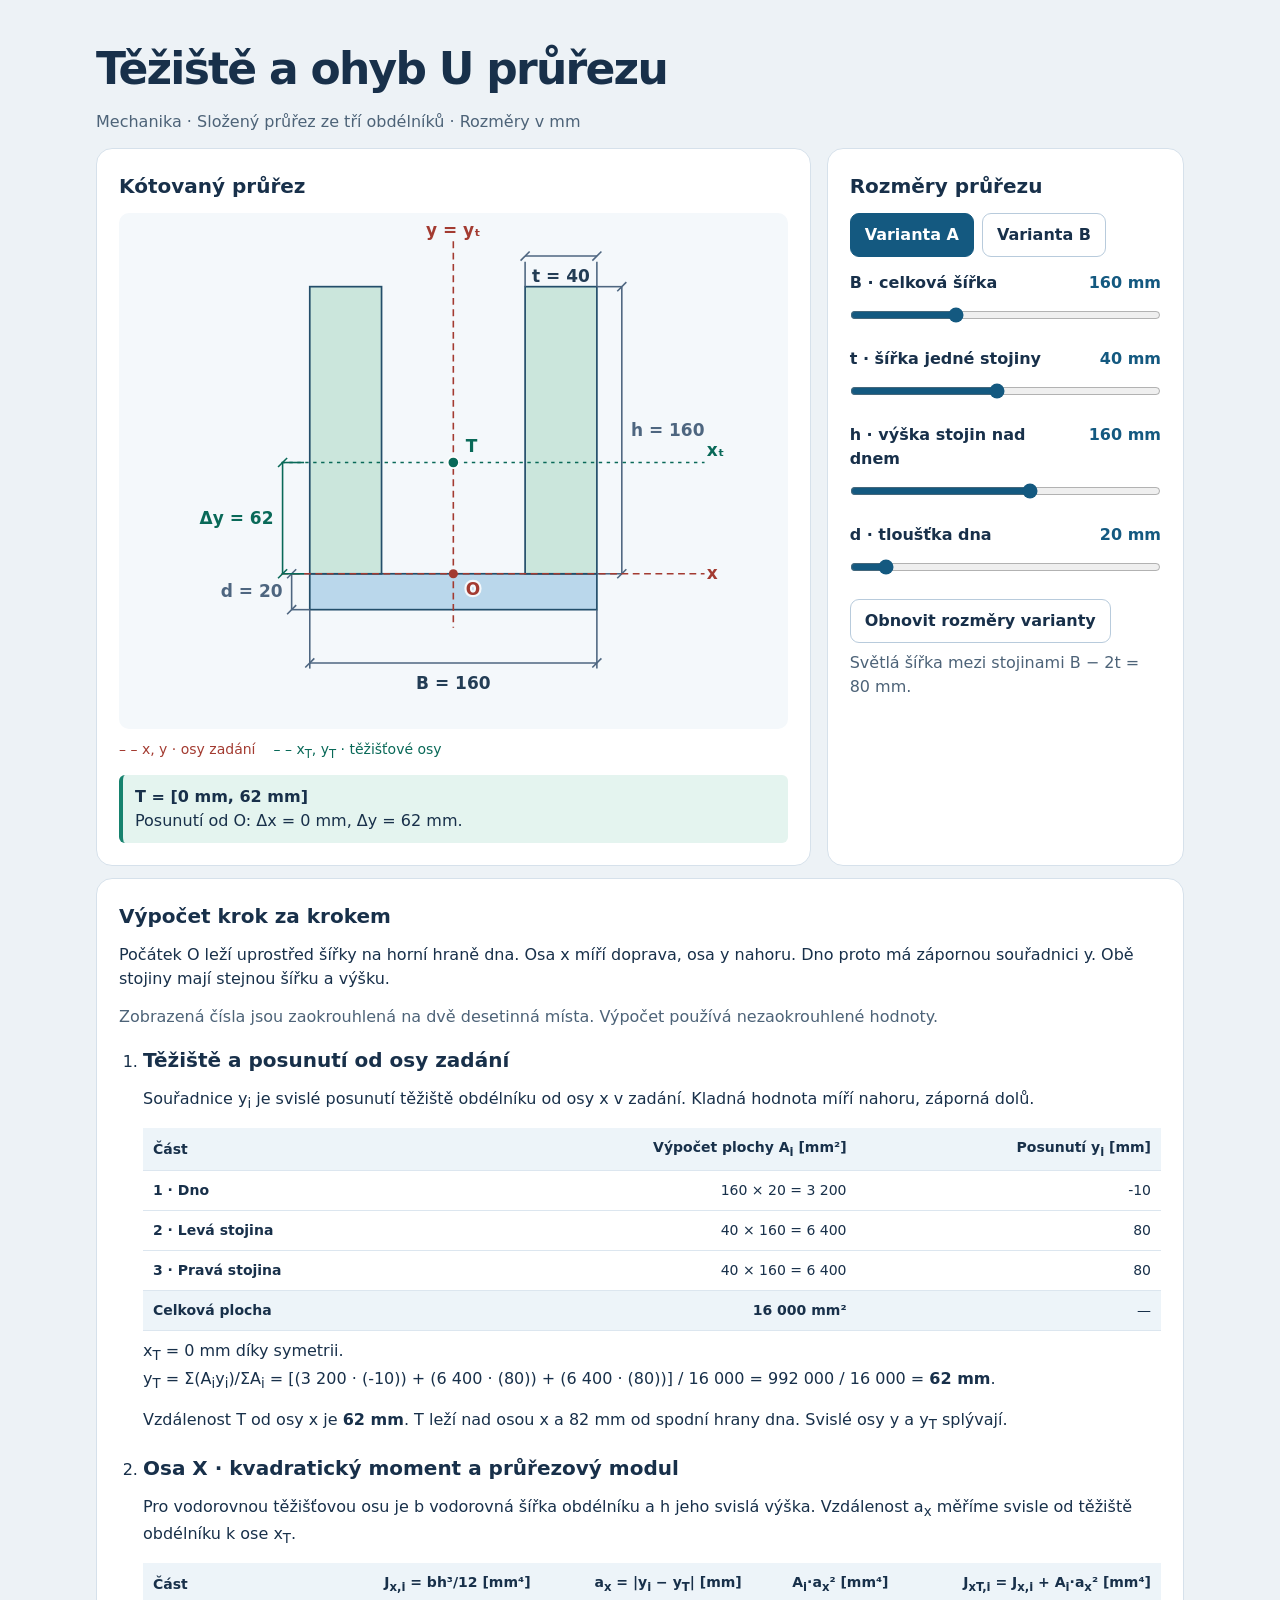
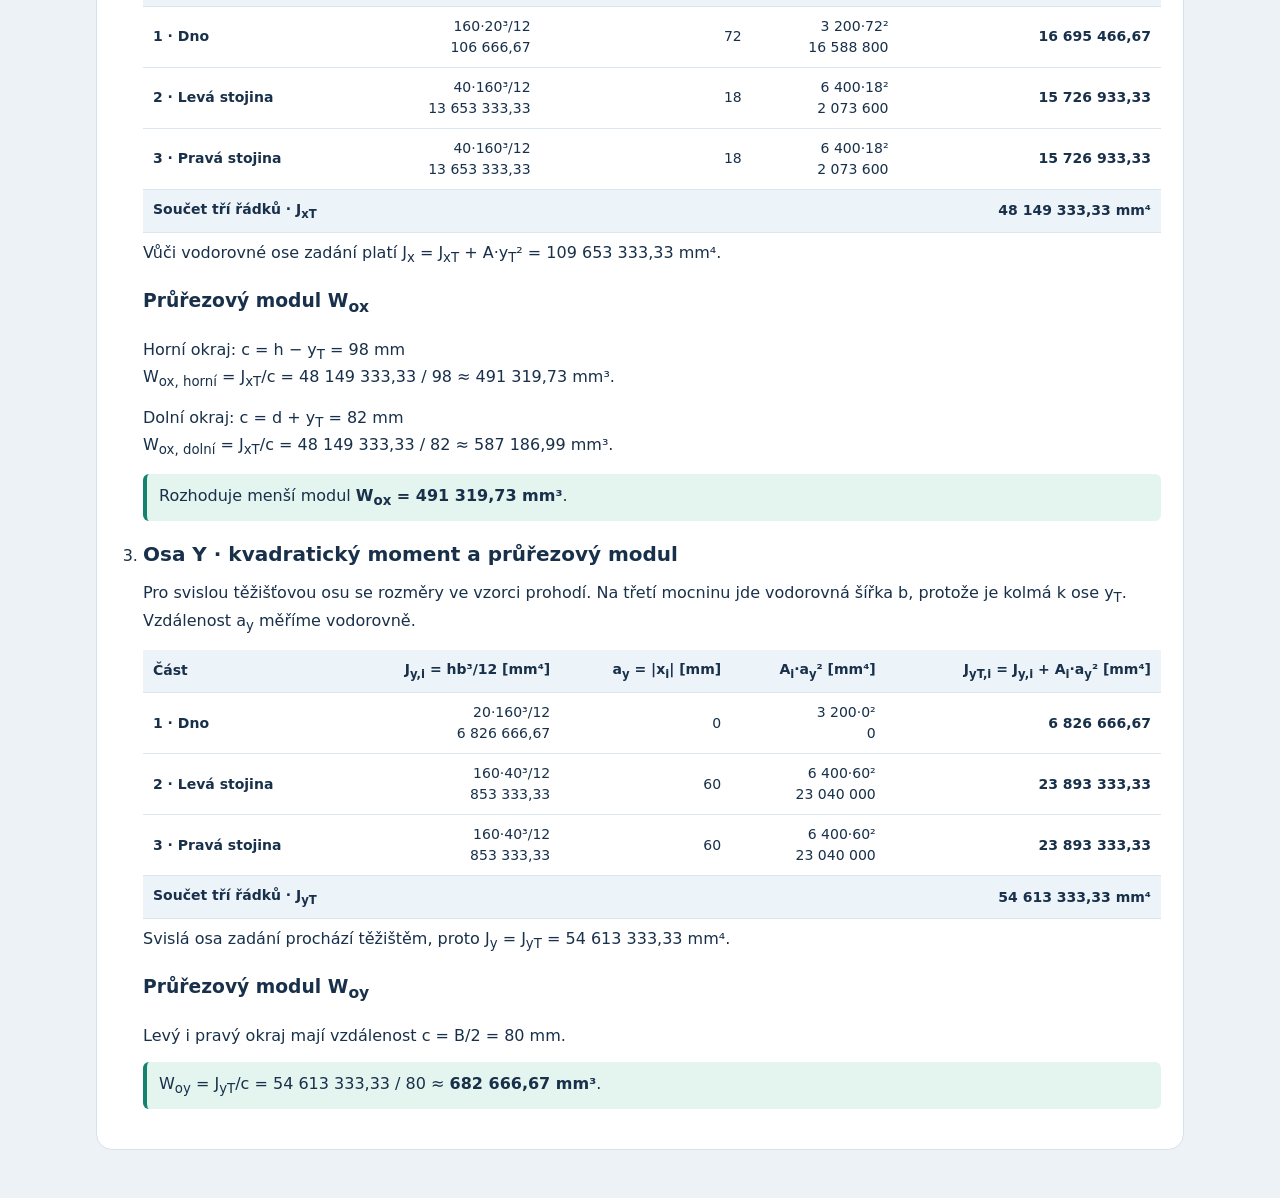
<file: Kvadratický moment a modul průřezu v ohybu/index.html>
<!doctype html>
<html lang="cs"><head><meta charset="utf-8"><meta name="viewport" content="width=device-width, initial-scale=1"><title>Těžiště a ohyb U průřezu</title>
<style>
*{box-sizing:border-box}body{margin:0;background:#edf2f6;color:#18304a;font:16px/1.5 system-ui,sans-serif}main{max-width:1160px;margin:auto;padding:clamp(14px,3vw,36px)}h1{font-size:clamp(27px,5vw,44px);margin:0;letter-spacing:-.04em}h2{font-size:20px;margin:0 0 12px}p{margin:8px 0 14px}.muted,small{color:#4d6378}.grid{display:grid;grid-template-columns:minmax(0,2fr) minmax(250px,1fr);gap:16px}.card{background:#fff;border:1px solid #d6e1eb;border-radius:16px;padding:clamp(14px,2vw,22px);margin:12px 0}.grid .card{margin:0}.tools{display:flex;flex-wrap:wrap;gap:8px;margin-bottom:14px}button{font:inherit;font-weight:650;padding:8px 14px;min-height:44px;border-radius:9px;border:1px solid #b8cbdc;background:#fff;color:#18304a;cursor:pointer}button[aria-pressed=true]{background:#145980;color:white;border-color:#145980}input[type=range]{display:block;width:100%;height:36px;accent-color:#145980;margin:2px 0 14px}label{font-weight:600;display:flex;justify-content:space-between;gap:8px}output{color:#145980;font-variant-numeric:tabular-nums;white-space:nowrap}svg{display:block;width:100%;background:#f4f8fb;border-radius:10px}svg text{font:600 15px system-ui,sans-serif;paint-order:stroke;stroke:#f4f8fb;stroke-width:4px;stroke-linejoin:round}.legend{display:flex;flex-wrap:wrap;gap:8px 18px;font-size:14px;margin-top:10px}.ref{color:#a33b31}.cent{color:#096958}.result{background:#e4f4ef;border-left:4px solid #16826e;border-radius:6px;padding:10px 12px;margin-top:12px}.scroll{overflow:auto}table{border-collapse:collapse;width:100%;font-size:14px;font-variant-numeric:tabular-nums}th,td{text-align:right;padding:9px 10px;border-bottom:1px solid #dce6ef;white-space:nowrap}th:first-child,td:first-child{text-align:left}thead,tfoot{background:#edf4f9}.formula{font-variant-numeric:tabular-nums;overflow-wrap:anywhere}.steps{padding-left:24px}.steps li{margin-bottom:18px}summary{cursor:pointer;font-weight:650}@media(max-width:690px){.grid{grid-template-columns:1fr}.drawing{order:1}}
</style></head><body><main>
<h1>Těžiště a ohyb U průřezu</h1><p class="muted">Mechanika · Složený průřez ze tří obdélníků · Rozměry v mm</p>
<div class="grid">
<section class="card drawing"><h2>Kótovaný průřez</h2>
<svg id="diagram" viewBox="0 0 590 455" role="img" aria-labelledby="drawingTitle drawingDescription"><title id="drawingTitle">U průřez s kótami, souřadnými osami a těžištěm</title><desc id="drawingDescription"></desc><g id="drawing"></g></svg>
<div class="legend"><span class="ref">– – x, y · osy zadání</span><span class="cent">– – x<sub>T</sub>, y<sub>T</sub> · těžišťové osy</span></div><div id="centroid" class="result"></div></section>
<section class="card"><h2>Rozměry průřezu</h2>
<div class="tools"><button id="presetA" type="button" aria-pressed="true">Varianta A</button><button id="presetB" type="button" aria-pressed="false">Varianta B</button></div>
<div id="controls"></div><button id="reset" type="button">Obnovit rozměry varianty</button>
<p class="muted" id="opening"></p></section>
</div>
<section class="card"><h2>Výpočet krok za krokem</h2>
<p>Počátek O leží uprostřed šířky na horní hraně dna. Osa x míří doprava, osa y nahoru. Dno proto má zápornou souřadnici y. Obě stojiny mají stejnou šířku a výšku.</p>
<p class="muted">Zobrazená čísla jsou zaokrouhlená na dvě desetinná místa. Výpočet používá nezaokrouhlené hodnoty.</p>
<ol class="steps">
<li><h2>Těžiště a posunutí od osy zadání</h2>
<p>Souřadnice y<sub>i</sub> je svislé posunutí těžiště obdélníku od osy x v zadání. Kladná hodnota míří nahoru, záporná dolů.</p>
<div class="scroll" tabindex="0" aria-label="Plochy a polohy těžišť obdélníků"><table><thead><tr>
<th scope="col">Část</th><th scope="col">Výpočet plochy A<sub>i</sub> [mm²]</th><th scope="col">Posunutí y<sub>i</sub> [mm]</th>
</tr></thead><tbody id="areaRows"></tbody><tfoot id="areaSum"></tfoot></table></div>
<div id="centroidSteps"></div></li>
<li><h2>Osa X · kvadratický moment a průřezový modul</h2>
<p>Pro vodorovnou těžišťovou osu je b vodorovná šířka obdélníku a h jeho svislá výška. Vzdálenost a<sub>x</sub> měříme svisle od těžiště obdélníku k ose x<sub>T</sub>.</p>
<div class="scroll" tabindex="0" aria-label="Steinerova věta pro vodorovnou osu"><table><thead><tr>
<th scope="col">Část</th><th scope="col">J<sub>x,i</sub> = bh³/12 [mm⁴]</th><th scope="col">a<sub>x</sub> = |y<sub>i</sub> − y<sub>T</sub>| [mm]</th><th scope="col">A<sub>i</sub>·a<sub>x</sub>² [mm⁴]</th><th scope="col">J<sub>xT,i</sub> = J<sub>x,i</sub> + A<sub>i</sub>·a<sub>x</sub>² [mm⁴]</th>
</tr></thead><tbody id="inertiaRowsX"></tbody><tfoot id="inertiaSumX"></tfoot></table></div>
<p class="formula" id="referenceInertiaX"></p><h3>Průřezový modul W<sub>ox</sub></h3><div id="moduliX"></div></li>
<li><h2>Osa Y · kvadratický moment a průřezový modul</h2>
<p>Pro svislou těžišťovou osu se rozměry ve vzorci prohodí. Na třetí mocninu jde vodorovná šířka b, protože je kolmá k ose y<sub>T</sub>. Vzdálenost a<sub>y</sub> měříme vodorovně.</p>
<div class="scroll" tabindex="0" aria-label="Steinerova věta pro svislou osu"><table><thead><tr>
<th scope="col">Část</th><th scope="col">J<sub>y,i</sub> = hb³/12 [mm⁴]</th><th scope="col">a<sub>y</sub> = |x<sub>i</sub>| [mm]</th><th scope="col">A<sub>i</sub>·a<sub>y</sub>² [mm⁴]</th><th scope="col">J<sub>yT,i</sub> = J<sub>y,i</sub> + A<sub>i</sub>·a<sub>y</sub>² [mm⁴]</th>
</tr></thead><tbody id="inertiaRowsY"></tbody><tfoot id="inertiaSumY"></tfoot></table></div>
<p class="formula" id="referenceInertiaY"></p><h3>Průřezový modul W<sub>oy</sub></h3><div id="moduliY"></div></li>
</ol></section>
</main><script>
'use strict';
const variants = { A: { B:160, t:40, h:160, d:20 }, B: { B:160, t:30, h:120, d:10 } };
const dimensions = [
  ['B','B · celková šířka',60,360],
  ['t','t · šířka jedné stojiny',5,170],
  ['h','h · výška stojin nad dnem',20,260],
  ['d','d · tloušťka dna',5,160]
];
const get = id => document.getElementById(id);
const number = new Intl.NumberFormat('cs-CZ', {maximumFractionDigits:2});
const fmt = value => number.format(Math.abs(value)<1e-9 ? 0 : value);
let variant = 'A';
let values = {...variants.A};

function calculate({B,t,h,d}) {
  const offset = (B-t)/2;
  const parts = [
    {name:'1 · Dno', b:B, height:d, x:0, y:-d/2},
    {name:'2 · Levá stojina', b:t, height:h, x:-offset, y:h/2},
    {name:'3 · Pravá stojina', b:t, height:h, x:offset, y:h/2}
  ];
  for (const p of parts) {
    p.area = p.b*p.height;
    p.sx = p.area*p.y;
  }
  const sum = key => parts.reduce((total,p)=>total+p[key],0);
  const area = sum('area'), sx = sum('sx'), yT = sx/area;
  for (const p of parts) {
    p.jx = p.b*p.height**3/12;
    p.jy = p.height*p.b**3/12;
    p.ax = p.area*(p.y-yT)**2;
    p.ay = p.area*p.x**2;
  }
  const jxT = sum('jx')+sum('ax'), jy = sum('jy')+sum('ay');
  const top = h-yT, bottom = d+yT;
  return {parts,area,sx,yT,jxT,jy,jx:jxT+area*yT**2,top,bottom,
    wTop:jxT/top,wBottom:jxT/bottom,wy:jy/(B/2)};
}

function draw({B,t,h,d}, {yT}) {
  const s = Math.min(345/B,285/(h+d));
  const mid = 295, base = 350-d*s;
  const x = v => mid+v*s, y = v => base-v*s;
  const left = x(-B/2), right = x(B/2), top = y(h), bottom = y(-d), cy = y(yT);
  const line = (a,b,c,e,color='#4e6680',dash='') =>
    '<line x1="'+a+'" y1="'+b+'" x2="'+c+'" y2="'+e+'" stroke="'+color+'" stroke-width="1.4" stroke-dasharray="'+dash+'"/>';
  const txt = (a,b,label,color='#233d55',anchor='middle') =>
    '<text x="'+a+'" y="'+b+'" text-anchor="'+anchor+'" fill="'+color+'">'+label+'</text>';
  function rect(a,b,w,height,color) {
    return '<rect x="'+a+'" y="'+b+'" width="'+w+'" height="'+height+'" fill="'+color+'" stroke="#234e6a" stroke-width="1.5"/>';
  }
  function horizontal(a,b,level,edge,label) {
    return line(a,edge,a,level+5)+line(b,edge,b,level+5)+line(a,level,b,level)+
      line(a-4,level+4,a+4,level-4)+line(b-4,level+4,b+4,level-4)+txt((a+b)/2,level+23,label);
  }
  function vertical(a,b,col,edge,label,anchor='start',color='#4e6680') {
    return line(edge,a,col,a,color)+line(edge,b,col,b,color)+line(col,a,col,b,color)+
      line(col-4,a+4,col+4,a-4,color)+line(col-4,b+4,col+4,b-4,color)+
      txt(col+(anchor==='end'?-8:8),(a+b)/2+5,label,color,anchor);
  }
  let drawing = rect(left,base,B*s,d*s,'#bad7eb')+rect(left,top,t*s,h*s,'#cbe6dc')+
    rect(right-t*s,top,t*s,h*s,'#cbe6dc');
  drawing += horizontal(left,right,397,bottom,'B = '+fmt(B));
  drawing += horizontal(right-t*s,right,top-27,top,'t = '+fmt(t));
  drawing += vertical(top,base,right+22,right,'h = '+fmt(h));
  drawing += vertical(base,bottom,left-16,left,'d = '+fmt(d),'end');
  drawing += line(left-25,base,right+95,base,'#a33b31','6 4')+txt(right+97,base+5,'x','#a33b31','start');
  drawing += line(mid,top-40,mid,bottom+16,'#a33b31','6 4')+txt(mid,top-45,'y = yₜ','#a33b31');
  drawing += line(left-25,cy,right+95,cy,'#096958','3 4')+txt(right+97,cy-6,'xₜ','#096958','start');
  if (Math.abs(cy-base)>1) drawing += vertical(cy,base,left-24,left-5,'Δy = '+fmt(yT),'end','#096958');
  drawing += '<circle cx="'+mid+'" cy="'+base+'" r="4" fill="#a33b31"/>'+
    '<circle cx="'+mid+'" cy="'+cy+'" r="5" fill="#096958" stroke="white" stroke-width="1.5"/>'+
    txt(mid+11,base+19,'O','#a33b31','start')+txt(mid+11,cy-9,'T','#096958','start');
  get('drawing').innerHTML = drawing;
  get('drawingDescription').textContent = 'Průřez s těžištěm na ose y. Souřadnice y těžiště je '+fmt(yT)+' mm.';
}

function row(head, cells) {
  return '<tr><th scope="row">'+head+'</th>'+cells.map(cell=>'<td>'+cell+'</td>').join('')+'</tr>';
}

function renderInertia(axis, parts, yT, total) {
  const horizontal = axis === 'X';
  const label = horizontal ? 'xT' : 'yT';
  const rows = parts.map(part => {
    const [parallel, perpendicular, own, transfer, distance] = horizontal
      ? [part.b, part.height, part.jx, part.ax, Math.abs(part.y-yT)]
      : [part.height, part.b, part.jy, part.ay, Math.abs(part.x)];
    return row(part.name, [
      parallel+'·'+perpendicular+'³/12<br>'+fmt(own),
      fmt(distance),
      fmt(part.area)+'·'+fmt(distance)+'²<br>'+fmt(transfer),
      '<strong>'+fmt(own+transfer)+'</strong>'
    ]);
  });
  get('inertiaRows'+axis).innerHTML = rows.join('');
  get('inertiaSum'+axis).innerHTML = '<tr><th scope="row" colspan="4">Součet tří řádků · J<sub>'+label+'</sub></th>'+
    '<td><strong>'+fmt(total)+' mm⁴</strong></td></tr>';
}

function render() {
  const result = calculate(values);
  const {B,t,h,d} = values;
  const {parts,area,sx,yT,jxT,jy,jx,top,bottom,wTop,wBottom,wy} = result;
  draw(values,result);
  get('opening').textContent = 'Světlá šířka mezi stojinami B − 2t = '+fmt(B-2*t)+' mm.';
  get('centroid').innerHTML = '<b>T = [0 mm, '+fmt(yT)+' mm]</b><br>Posunutí od O: Δx = 0 mm, Δy = '+fmt(yT)+' mm.';
  get('areaRows').innerHTML = parts.map(p=>row(p.name, [
    p.b+' × '+p.height+' = '+fmt(p.area), fmt(p.y)
  ])).join('');
  get('areaSum').innerHTML = row('Celková plocha', ['<strong>'+fmt(area)+' mm²</strong>', '—']);
  const location = yT>1e-9 ? 'nad osou x' : yT < -1e-9 ? 'pod osou x' : 'na ose x';
  const weightedTerms = parts.map(p=>'('+fmt(p.area)+' · ('+fmt(p.y)+'))').join(' + ');
  get('centroidSteps').innerHTML = '<p class="formula">x<sub>T</sub> = 0 mm díky symetrii.<br>'+
    'y<sub>T</sub> = Σ(A<sub>i</sub>y<sub>i</sub>)/ΣA<sub>i</sub> = ['+weightedTerms+'] / '+fmt(area)+
    ' = '+fmt(sx)+' / '+fmt(area)+' = <b>'+fmt(yT)+' mm</b>.</p>'+
    '<p>Vzdálenost T od osy x je <b>'+fmt(Math.abs(yT))+' mm</b>. T leží '+location+' a '+fmt(bottom)+' mm od spodní hrany dna. Svislé osy y a y<sub>T</sub> splývají.</p>';
  renderInertia('X',parts,yT,jxT);
  get('referenceInertiaX').innerHTML = 'Vůči vodorovné ose zadání platí J<sub>x</sub> = J<sub>xT</sub> + A·y<sub>T</sub>² = '+fmt(jx)+' mm⁴.';
  get('moduliX').innerHTML = '<p class="formula">Horní okraj: c = h − y<sub>T</sub> = '+fmt(top)+' mm<br>'+
    'W<sub>ox, horní</sub> = J<sub>xT</sub>/c = '+fmt(jxT)+' / '+fmt(top)+' ≈ '+fmt(wTop)+' mm³.</p>'+
    '<p class="formula">Dolní okraj: c = d + y<sub>T</sub> = '+fmt(bottom)+' mm<br>'+
    'W<sub>ox, dolní</sub> = J<sub>xT</sub>/c = '+fmt(jxT)+' / '+fmt(bottom)+' ≈ '+fmt(wBottom)+' mm³.</p>'+
    '<div class="result">Rozhoduje menší modul <b>W<sub>ox</sub> = '+fmt(Math.min(wTop,wBottom))+' mm³</b>.</div>';
  renderInertia('Y',parts,yT,jy);
  get('referenceInertiaY').innerHTML = 'Svislá osa zadání prochází těžištěm, proto J<sub>y</sub> = J<sub>yT</sub> = '+fmt(jy)+' mm⁴.';
  get('moduliY').innerHTML = '<p class="formula">Levý i pravý okraj mají vzdálenost c = B/2 = '+fmt(B/2)+' mm.</p>'+
    '<div class="result">W<sub>oy</sub> = J<sub>yT</sub>/c = '+fmt(jy)+' / '+fmt(B/2)+' ≈ <b>'+fmt(wy)+' mm³</b>.</div>';
}

for (const [key,label,min,max] of dimensions) {
  const group = document.createElement('div');
  group.innerHTML = '<label for="input'+key+'">'+label+' <output id="value'+key+'" for="input'+key+'"></output></label>'+
    '<input id="input'+key+'" type="range" min="'+min+'" max="'+max+'" step="1">';
  get('controls').appendChild(group);
  get('input'+key).addEventListener('input', event=>{
    values[key] = Number(event.target.value);
    sync();
  });
}
function sync() {
  // A change in overall width may shrink the admissible range for the two webs.
  const maxT = Math.min(170,Math.floor((values.B-1)/2));
  values.t = Math.min(values.t,maxT);
  get('inputt').max = maxT;
  for (const [key] of dimensions) {
    get('input'+key).value = values[key];
    get('value'+key).textContent = fmt(values[key])+' mm';
  }
  render();
}
function load(name) {
  variant = name;
  values = {...variants[name]};
  for (const key of Object.keys(variants)) get('preset'+key).setAttribute('aria-pressed',String(key===name));
  sync();
}
get('presetA').addEventListener('click',()=>load('A'));
get('presetB').addEventListener('click',()=>load('B'));
get('reset').addEventListener('click',()=>load(variant));
load('A');
</script></body></html>
</file>
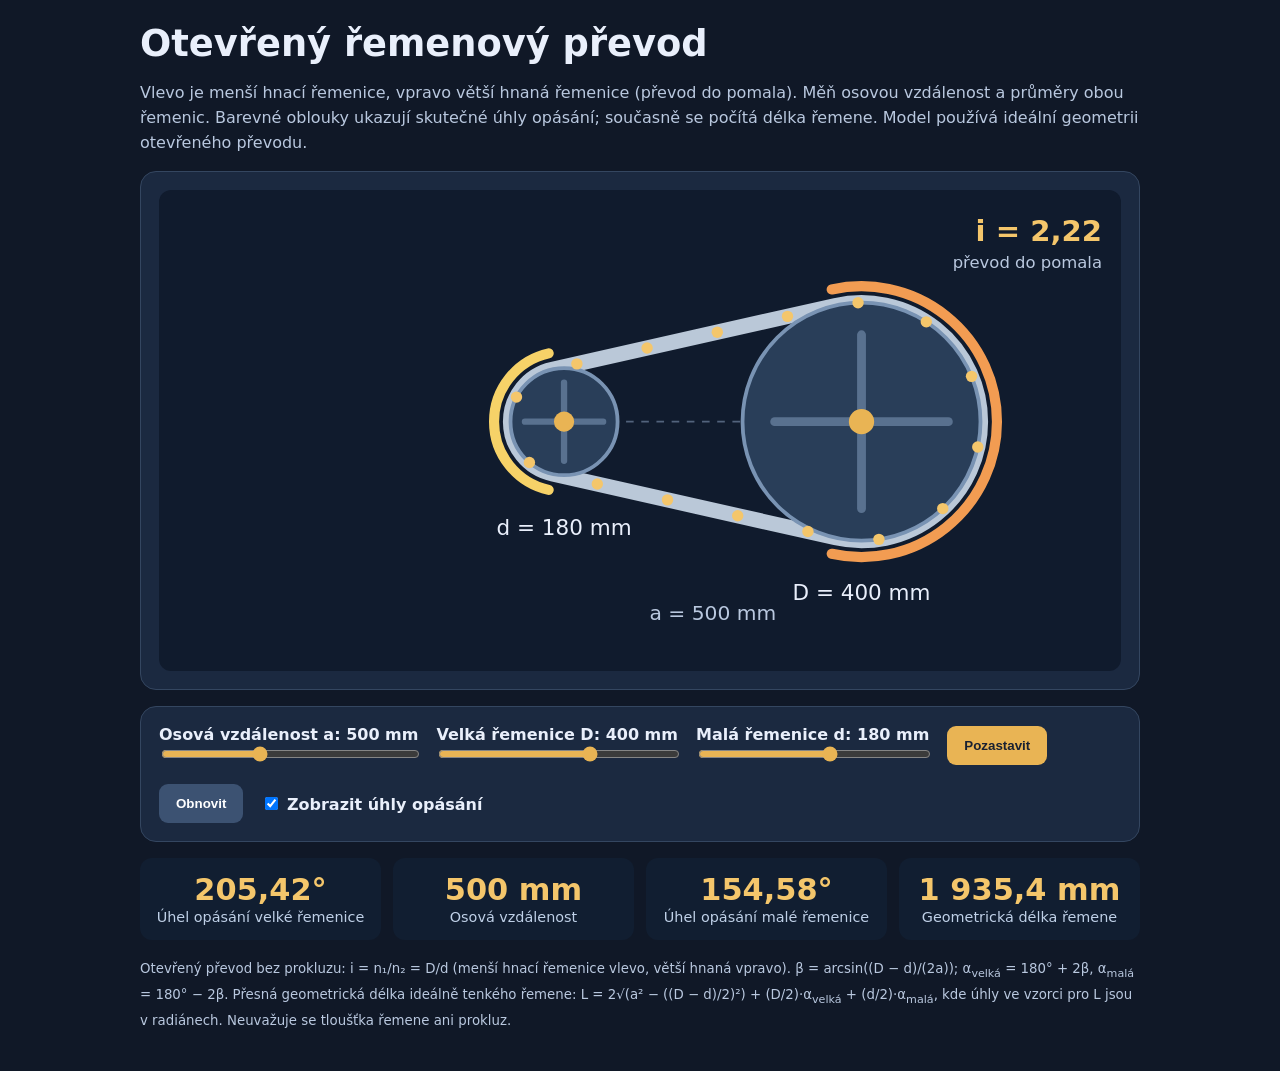
<file: Remenovy prevod/index.html>
<!doctype html>
<html lang="cs">
<head>
<meta charset="utf-8"><meta name="viewport" content="width=device-width,initial-scale=1">
<title>Otevřený řemenový převod – interaktivní model</title>
<style>
:root{font-family:system-ui,-apple-system,Arial,sans-serif;color:#e9effb;background:#101827}
*{box-sizing:border-box}body{margin:0;padding:22px}main{max-width:1000px;margin:auto}
h1{font-size:clamp(1.5rem,4vw,2.3rem);margin:0 0 8px}p{color:#b9c8df;line-height:1.55}
.panel{background:#1b2940;border:1px solid #344660;border-radius:16px;padding:18px;margin:16px 0}
svg{display:block;width:100%;height:auto;background:#101b2d;border-radius:12px}
.controls{display:flex;gap:18px;flex-wrap:wrap;align-items:center}
label{display:block;font-weight:600}input[type=range]{width:min(100%,420px);accent-color:#e9b454}
button{border:0;border-radius:9px;padding:12px 17px;background:#e9b454;color:#192132;font-weight:700;cursor:pointer}
button.secondary{background:#3c5272;color:white}
.stats{display:grid;grid-template-columns:repeat(4,minmax(0,1fr));gap:12px}
.stat{background:#111e31;border-radius:12px;padding:14px;text-align:center}
.stat strong{display:block;font-size:clamp(1.2rem,3vw,1.9rem);color:#f4c66b}
.stat span{font-size:.9rem;color:#bfd0e7}
small{color:#b9c8df}#largeArc{stroke:#f29c52}#smallArc{stroke:#f6d268}
@media(max-width:600px){body{padding:12px}.stats{grid-template-columns:1fr}.panel{padding:12px}}
</style>
</head>
<body><main>
<h1>Otevřený řemenový převod</h1>
<p>Vlevo je menší hnací řemenice, vpravo větší hnaná řemenice (převod do pomala). Měň osovou vzdálenost a průměry obou řemenic. Barevné oblouky ukazují skutečné úhly opásání; současně se počítá délka řemene. Model používá ideální geometrii otevřeného převodu.</p>
<section class="panel">
<svg id="scene" viewBox="0 0 760 380" role="img" aria-label="Animovaný otevřený řemenový převod">
<defs><pattern id="groove" width="12" height="12" patternUnits="userSpaceOnUse"><path d="M0 0L12 12" stroke="#49627f" stroke-width="1"/></pattern></defs>
<g transform="translate(700 0) scale(-1 1)">
<line id="centers" stroke="#52637c" stroke-width="1.5" stroke-dasharray="6 6"/>
<path id="belt" fill="none" stroke="#bac8d8" stroke-width="12" stroke-linejoin="round" stroke-linecap="round"/>
<circle id="bigWheel" fill="#293e59" stroke="#7993b3" stroke-width="3"/>
<circle id="smallWheel" fill="#293e59" stroke="#7993b3" stroke-width="3"/>
<g id="spokesBig" stroke="#59718f" stroke-width="7" stroke-linecap="round"></g>
<g id="spokesSmall" stroke="#59718f" stroke-width="5" stroke-linecap="round"></g>
<path id="largeArc" fill="none" stroke-width="8" stroke-linecap="round"/>
<path id="smallArc" fill="none" stroke-width="8" stroke-linecap="round"/>
<g id="dots"></g>
<circle id="hubBig" r="10" fill="#e9b454"/><circle id="hubSmall" r="8" fill="#e9b454"/>
</g>
<text id="bigLabel" text-anchor="middle" fill="#e9effb" font-size="17">D = 400 mm</text>
<text id="smallLabel" text-anchor="middle" fill="#e9effb" font-size="17">d = 180 mm</text>
<text id="distanceLabel" text-anchor="middle" fill="#b9c8df" font-size="16"></text>
<text id="ratioLabel" x="745" y="40" text-anchor="end" fill="#f4c66b" font-size="23" font-weight="700">i = 2,22</text>
<text x="745" y="62" text-anchor="end" fill="#b9c8df" font-size="13">převod do pomala</text>
</svg>
</section>
<section class="panel">
<div class="controls">
<div><label for="distance">Osová vzdálenost a: <output id="distanceOut">500</output> mm</label>
<input id="distance" type="range" min="350" max="750" step="5" value="500"></div>
<div><label for="bigDiameter">Velká řemenice D: <output id="bigDiameterOut">400</output> mm</label><input id="bigDiameter" type="range" min="260" max="480" step="10" value="400"></div>
<div><label for="smallDiameter">Malá řemenice d: <output id="smallDiameterOut">180</output> mm</label><input id="smallDiameter" type="range" min="100" max="240" step="10" value="180"></div>
<button id="play" type="button">Pozastavit</button>
<button id="reset" type="button" class="secondary">Obnovit</button>
<label><input id="showAngles" type="checkbox" checked> Zobrazit úhly opásání</label>
</div>
</section>
<section class="stats">
<div class="stat"><strong id="bigAngle">205,42°</strong><span>Úhel opásání velké řemenice</span></div>
<div class="stat"><strong id="aValue">500 mm</strong><span>Osová vzdálenost</span></div>
<div class="stat"><strong id="smallAngle">154,58°</strong><span>Úhel opásání malé řemenice</span></div><div class="stat"><strong id="beltLength">—</strong><span>Geometrická délka řemene</span></div>
</section>
<p><small>Otevřený převod bez prokluzu: i = n₁/n₂ = D/d (menší hnací řemenice vlevo, větší hnaná vpravo). β = arcsin((D − d)/(2a)); α<sub>velká</sub> = 180° + 2β, α<sub>malá</sub> = 180° − 2β. Přesná geometrická délka ideálně tenkého řemene: L = 2√(a² − ((D − d)/2)²) + (D/2)·α<sub>velká</sub> + (d/2)·α<sub>malá</sub>, kde úhly ve vzorci pro L jsou v radiánech. Neuvažuje se tloušťka řemene ani prokluz.</small></p>
</main>
<script>
(()=>{
const $=id=>document.getElementById(id), NS="http://www.w3.org/2000/svg";
const x1=145,y=183,scale=.47;
const slider=$("distance"),bigSlider=$("bigDiameter"),smallSlider=$("smallDiameter");let running=true,offset=0,last=0,pathLength=1;
const belt=$("belt"), dots=$("dots");
function point(cx,rad,angle){return [cx+rad*Math.cos(angle),y+rad*Math.sin(angle)]}
function move(p){return `M ${p[0]} ${p[1]}`}
function arc(cx,rad,start,end){const p=point(cx,rad,start),q=point(cx,rad,end);return `${move(p)} A ${rad} ${rad} 0 ${end-start>Math.PI?1:0} 1 ${q[0]} ${q[1]}`}
function spokes(id,cx,rad){const el=$(id);el.replaceChildren();for(let k=0;k<4;k++){const a=k*Math.PI/2;const line=document.createElementNS(NS,"line");line.setAttribute("x1",cx);line.setAttribute("y1",y);line.setAttribute("x2",cx+rad*.73*Math.cos(a));line.setAttribute("y2",y+rad*.73*Math.sin(a));el.append(line)}}
function render(){
const a=Number(slider.value),D=Number(bigSlider.value),d=Number(smallSlider.value),R=D*scale/2,r=d*scale/2,x2=x1+a*scale,beta=Math.asin((D-d)/(2*a));
const top=-Math.PI/2+beta,bottom=Math.PI/2-beta;
const LT=point(x1,R,top),RT=point(x2,r,top),RB=point(x2,r,bottom),LB=point(x1,R,bottom);
const smallEnd=bottom,largeEnd=top+2*Math.PI;
const path=`${move(LT)} L ${RT[0]} ${RT[1]} A ${r} ${r} 0 0 1 ${RB[0]} ${RB[1]} L ${LB[0]} ${LB[1]} A ${R} ${R} 0 1 1 ${LT[0]} ${LT[1]} Z`;
belt.setAttribute("d",path);pathLength=belt.getTotalLength();
$("largeArc").setAttribute("d",arc(x1,R+13,bottom,largeEnd));
$("smallArc").setAttribute("d",arc(x2,r+13,top,smallEnd));
for(const [id,cx,rad] of [["bigWheel",x1,R],["smallWheel",x2,r]]){$(id).setAttribute("cx",cx);$(id).setAttribute("cy",y);$(id).setAttribute("r",rad)}
for(const [id,cx] of [["hubBig",x1],["hubSmall",x2]]){$(id).setAttribute("cx",cx);$(id).setAttribute("cy",y)}
spokes("spokesBig",x1,R);spokes("spokesSmall",x2,r);
$("centers").setAttribute("x1",x1);$("centers").setAttribute("x2",x2);$("centers").setAttribute("y1",y);$("centers").setAttribute("y2",y);
$("bigLabel").setAttribute("x",700-x1);$("bigLabel").setAttribute("y",y+R+47);
$("smallLabel").setAttribute("x",700-x2);$("smallLabel").setAttribute("y",y+r+47);
$("distanceLabel").setAttribute("x",700-(x1+x2)/2);$("distanceLabel").setAttribute("y",340);
$("distanceLabel").textContent=`a = ${a} mm`;
$("distanceOut").textContent=a;$("aValue").textContent=`${a} mm`;
const deg=beta*180/Math.PI;
const alphaBig=Math.PI+2*beta,alphaSmall=Math.PI-2*beta;
const L=2*Math.sqrt(a*a-((D-d)/2)**2)+D/2*alphaBig+d/2*alphaSmall;
$("beltLength").textContent=L.toLocaleString("cs-CZ",{minimumFractionDigits:1,maximumFractionDigits:1})+" mm";
$("bigDiameterOut").textContent=D;$("smallDiameterOut").textContent=d;
$("ratioLabel").textContent=`i = ${(D/d).toLocaleString("cs-CZ",{minimumFractionDigits:2,maximumFractionDigits:2})}`;
$("bigLabel").textContent=`D = ${D} mm`;$("smallLabel").textContent=`d = ${d} mm`;
$("bigAngle").textContent=(180+2*deg).toFixed(2).replace(".",",")+"°";
$("smallAngle").textContent=(180-2*deg).toFixed(2).replace(".",",")+"°";
$("largeArc").style.display=$("showAngles").checked?"":"none";
$("smallArc").style.display=$("showAngles").checked?"":"none";
dots.replaceChildren();
for(let i=0;i<16;i++){const c=document.createElementNS(NS,"circle");c.setAttribute("r","4.5");c.setAttribute("fill","#f4c66b");dots.append(c)}
updateDots();
}
function updateDots(){const circles=dots.children;for(let i=0;i<circles.length;i++){const p=belt.getPointAtLength(((i/circles.length+offset)%1)*pathLength);circles[i].setAttribute("cx",p.x);circles[i].setAttribute("cy",p.y)}}
function frame(t){if(last&&running){offset=(offset+(t-last)*.000035)%1;updateDots()}last=t;requestAnimationFrame(frame)}
slider.addEventListener("input",render);bigSlider.addEventListener("input",render);smallSlider.addEventListener("input",render);$("showAngles").addEventListener("change",render);
$("play").addEventListener("click",()=>{running=!running;$("play").textContent=running?"Pozastavit":"Spustit"});
$("reset").addEventListener("click",()=>{slider.value=500;bigSlider.value=400;smallSlider.value=180;offset=0;running=true;$("play").textContent="Pozastavit";$("showAngles").checked=true;render()});
render();requestAnimationFrame(frame);
})();
</script></body></html>
</file>
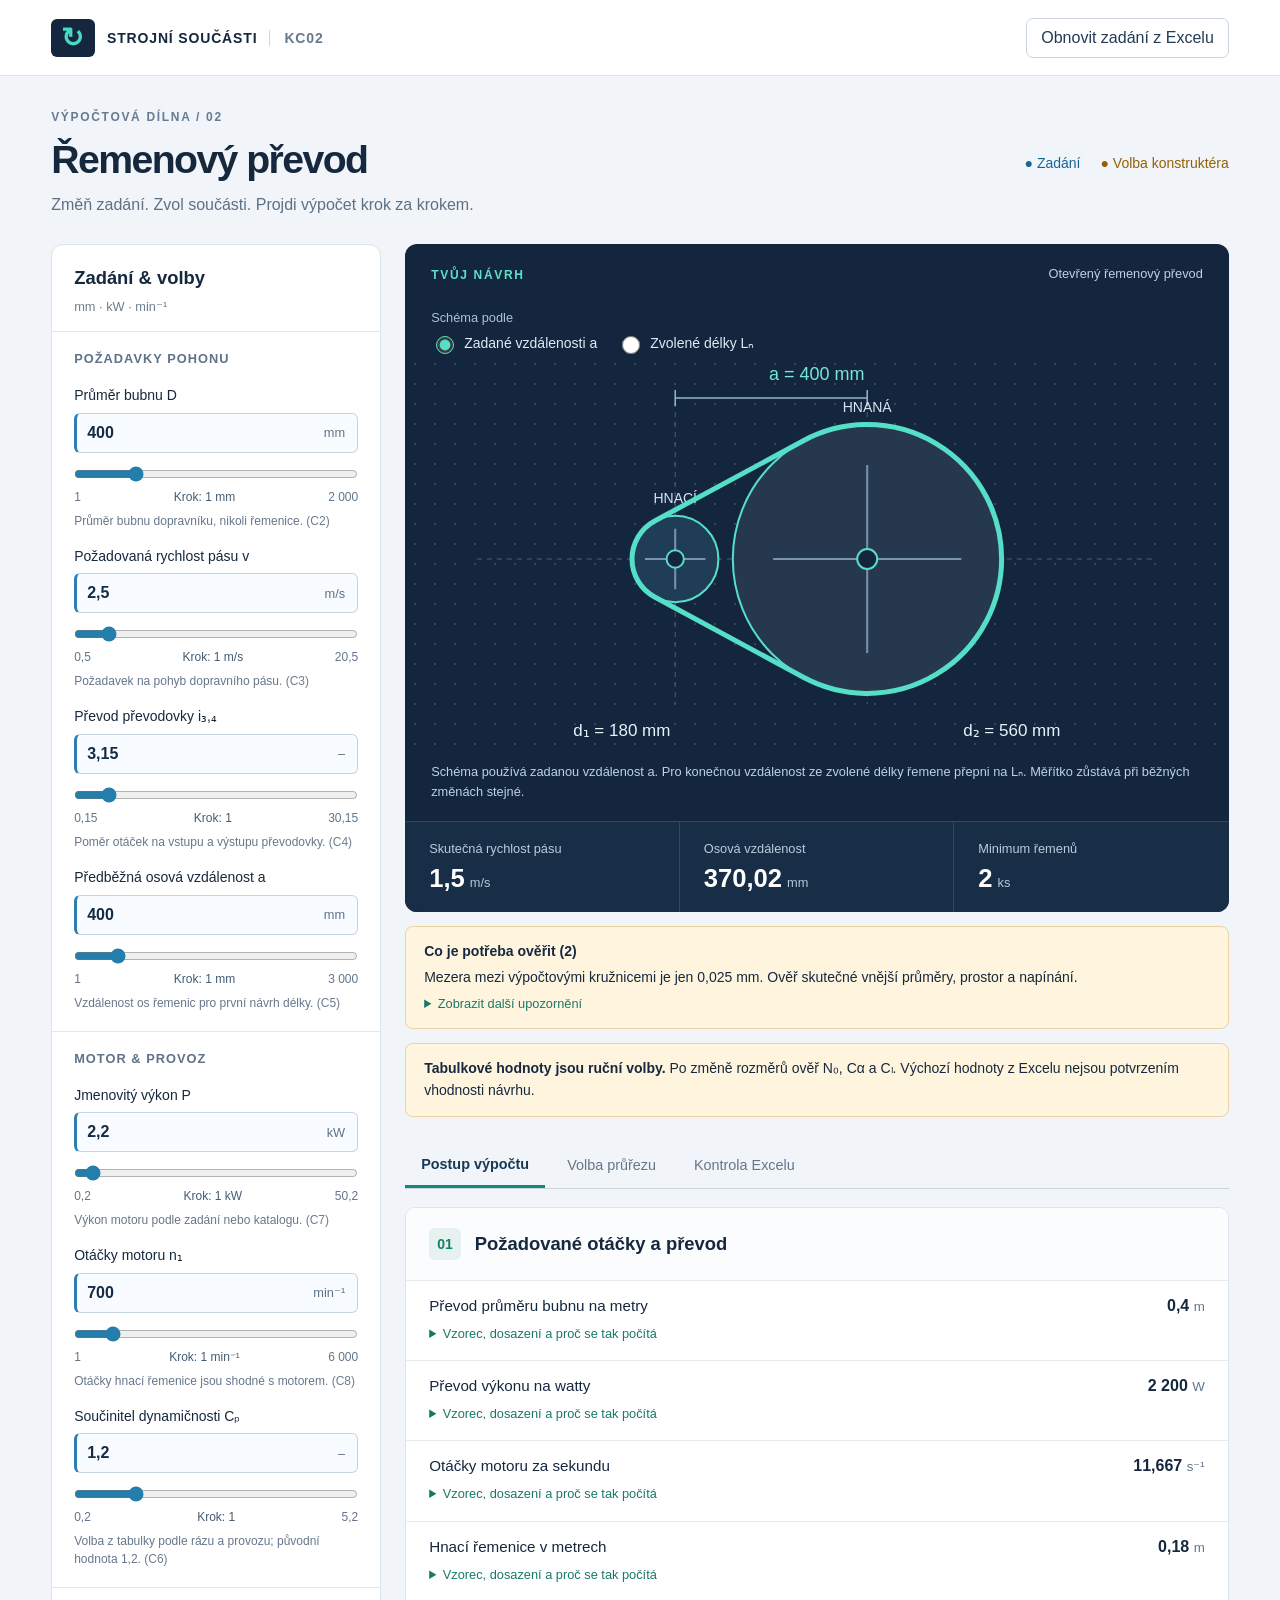
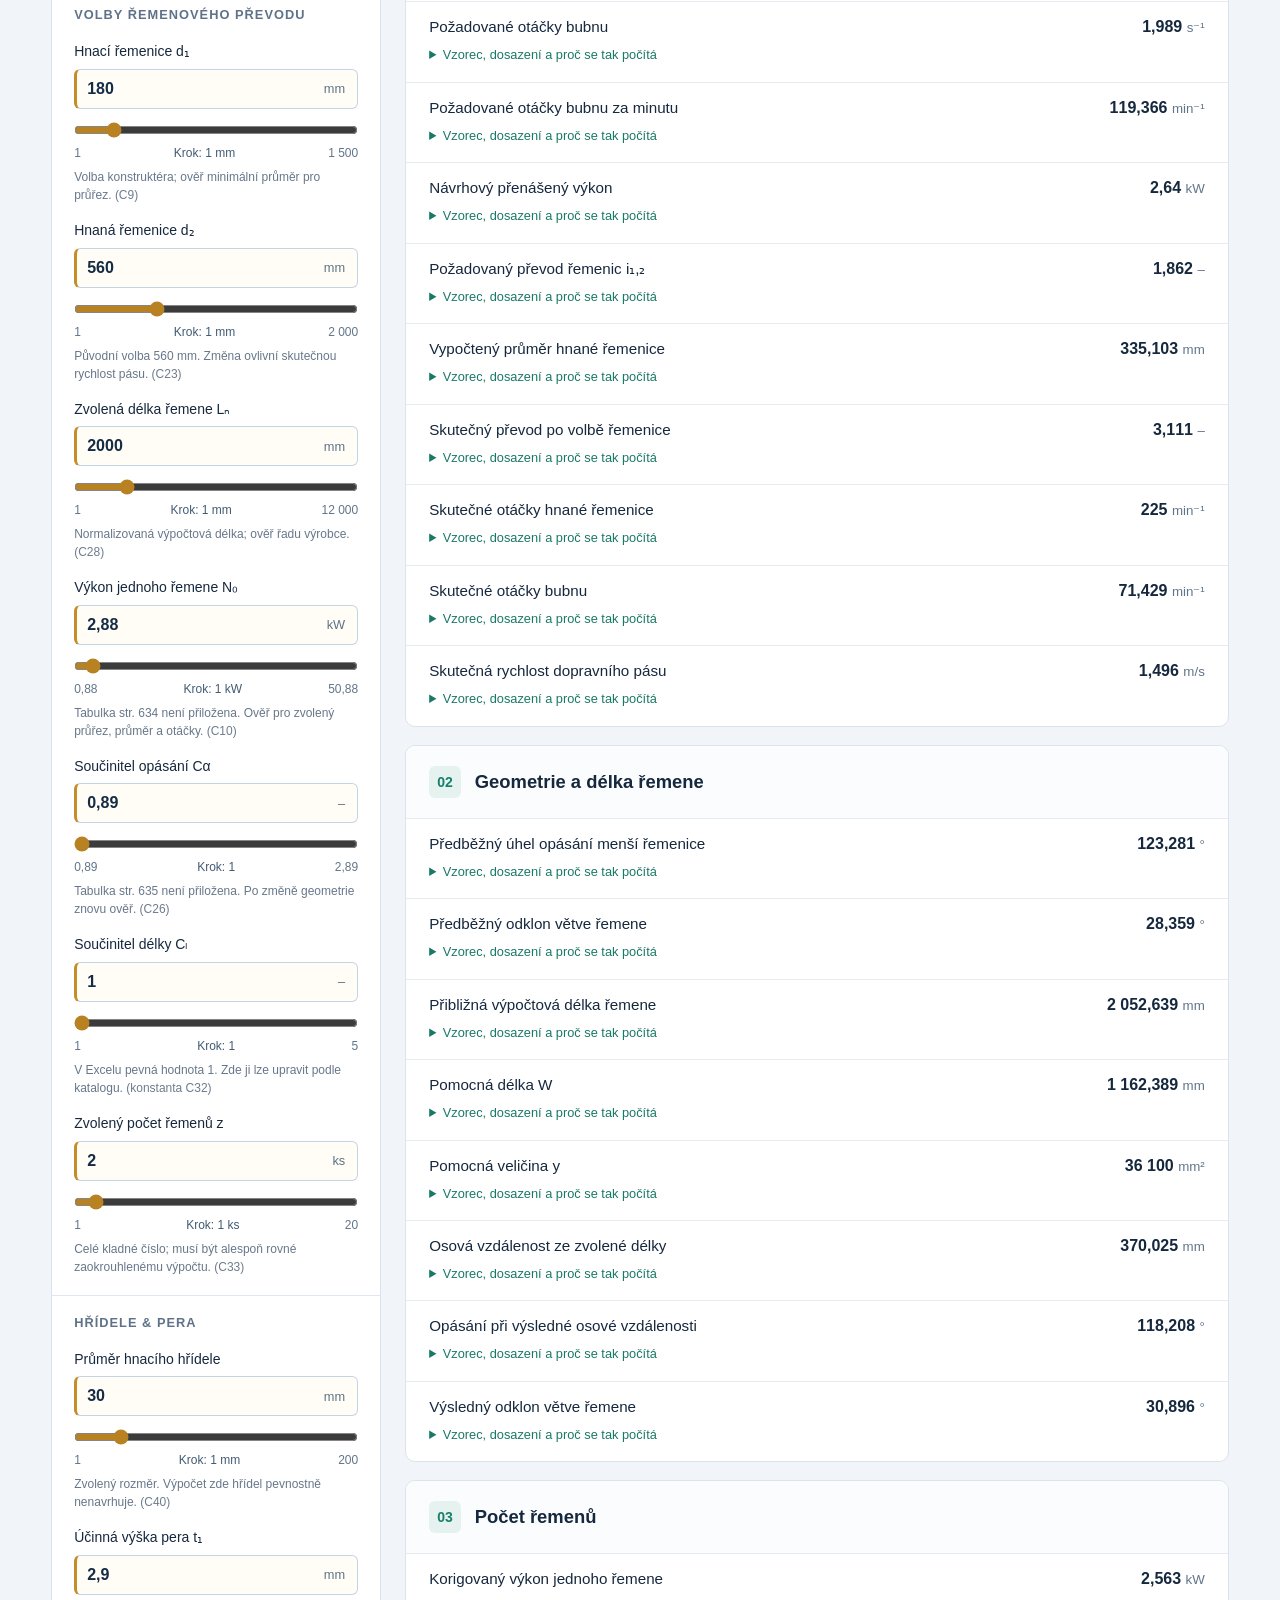
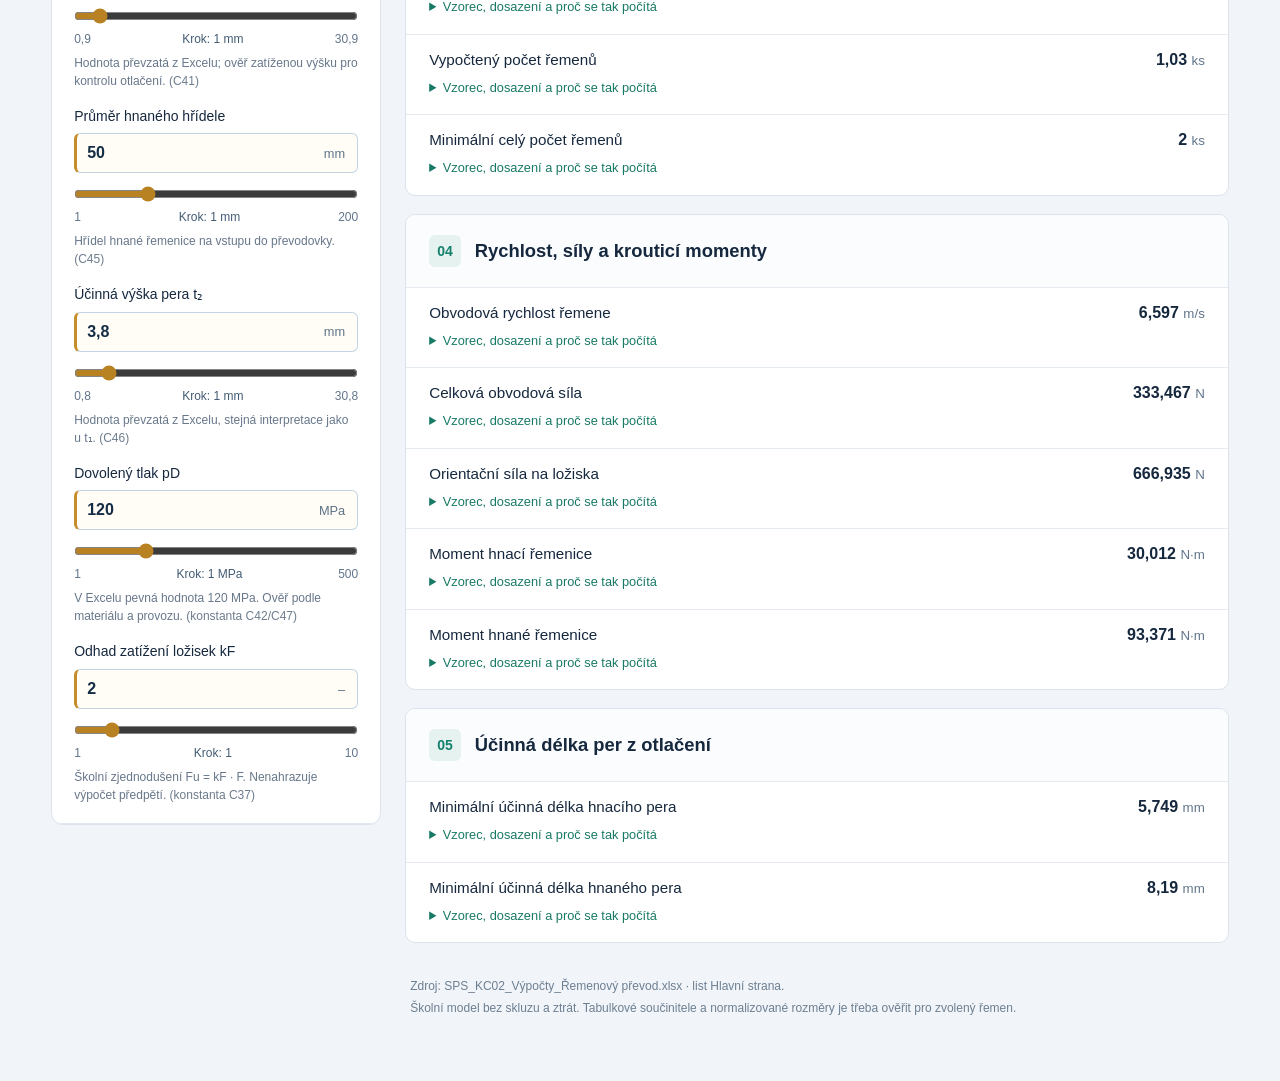
<file: Řemenový převod – výpočet konstrukčního cvičení/index.html>
<!doctype html>
<html lang="cs"><head><meta charset="utf-8"><meta name="viewport" content="width=device-width,initial-scale=1"><title>Řemenový převod · KC02</title><meta name="description" content="Výpočet řemenového převodu krok za krokem, s dosazením a vysvětlením vzorců."><link rel="icon" href="data:image/svg+xml,%3Csvg xmlns='http://www.w3.org/2000/svg' viewBox='0 0 32 32'%3E%3Crect width='32' height='32' rx='7' fill='%23132239'/%3E%3Cg fill='none' stroke='%233dd6bc' stroke-width='2'%3E%3Ccircle cx='9' cy='16' r='4'/%3E%3Ccircle cx='23' cy='16' r='7'/%3E%3Cpath d='M9 12L23 9M9 20L23 23'/%3E%3C/g%3E%3C/svg%3E"><link rel="stylesheet" href="style.css?v=4"></head>
<body><header><a class="brand" href="#"><span class="mark">↻</span> STROJNÍ SOUČÁSTI <span class="course">KC02</span></a><button id="reset">Obnovit zadání z Excelu</button></header>
<main><div class="intro"><div><p class="eyebrow">VÝPOČTOVÁ DÍLNA / 02</p><h1>Řemenový převod</h1><p>Změň zadání. Zvol součásti. Projdi výpočet krok za krokem.</p></div><div class="legend"><span>● Zadání</span><span>● Volba konstruktéra</span></div></div>
<div class="workspace"><aside><div class="sidehead"><h2>Zadání & volby</h2><span>mm · kW · min⁻¹</span></div><div id="inputs"></div></aside><div class="output"><section class="overview"><div class="overview-head"><p class="eyebrow">TVŮJ NÁVRH</p><span>Otevřený řemenový převod</span></div><fieldset class="diagram-controls"><legend>Schéma podle</legend><label><input type="radio" name="diagram-mode" value="design" checked> Zadané vzdálenosti a</label><label><input type="radio" name="diagram-mode" value="final"> Zvolené délky Lₙ</label></fieldset><div class="visual"><svg id="diagram" viewBox="0 0 760 400" role="img" aria-label="Schéma řemenového převodu"></svg></div><p id="diagram-note" class="diagram-note"></p><div id="metrics" class="metrics"></div></section><div id="alerts" aria-live="polite"></div><nav aria-label="Části výpočtu"><button data-tab="steps" aria-pressed="true">Postup výpočtu</button><button data-tab="reference" aria-pressed="false">Volba průřezu</button><button data-tab="audit" aria-pressed="false">Kontrola Excelu</button></nav><div id="steps"></div><section id="reference" class="panel" hidden><p class="eyebrow">PODKLAD Z EXCELU</p><h2>Jak zvolit průřez řemene</h2><p>V diagramu vyhledej přenášený výkon na vodorovné ose a otáčky malé řemenice na svislé ose. Obě osy mají nelineární stupnici. V místě průsečíku odečti oblast průřezu; na hranici ověř obě varianty v příslušných tabulkách.</p><img src="prurez.jpeg" alt="Původní diagram průřezů A až E podle přenášeného výkonu a otáček malé řemenice"><p id="diagram-point"></p><label for="profile">Zvolený průřez (poznámka k návrhu)</label><select id="profile"><option value="">Dosud nezvolen</option><option>Z</option><option>A</option><option>B</option><option>C</option><option>D</option><option>E</option></select><p>Výběr průřezu sám neurčuje výkon jednoho řemene. N₀, Cα a Cₗ zadej podle tabulek pro konkrétní řemen, otáčky, průměr, opásání a délku. Tabulky ze stran 634–635 nejsou součástí souboru. Zde se jejich hodnoty automaticky neodhadují.</p></section><section id="audit" class="panel" hidden><p class="eyebrow">DOHLEDATELNOST</p><h2>Co se oproti Excelu mění</h2><p>Výchozí zadání i ruční volby jsou převzaté beze změny. Výpočty níže používají opravené vztahy. Původní vzorce a uložené výsledky zůstávají v porovnání.</p><div id="audit-content"></div></section><footer>Zdroj: SPS_KC02_Výpočty_Řemenový převod.xlsx · list Hlavní strana.<br>Školní model bez skluzu a ztrát. Tabulkové součinitele a normalizované rozměry je třeba ověřit pro zvolený řemen.</footer></div></div></main><script type="module" src="app.js?v=4"></script></body></html>
</file>
<file: Řemenový převod – výpočet konstrukčního cvičení/style.css>
*{box-sizing:border-box} :root{font-family:Inter,Arial,sans-serif;color:#16283e;background:#f1f4f8;font-size:16px}body{margin:0}button,input,select{font:inherit}button{cursor:pointer;border:1px solid #ccd5e0;background:white;color:#233b54;border-radius:7px;padding:10px 14px}button:hover{background:#eaf1f7}button:focus-visible,summary:focus-visible,input:focus-visible,select:focus-visible,a:focus-visible{outline:3px solid #128879;outline-offset:3px}header{height:76px;padding:0 4vw;display:flex;justify-content:space-between;align-items:center;background:#fff;border-bottom:1px solid #dce3ec}.brand{display:flex;align-items:center;gap:12px;text-decoration:none;color:#14273e;font-size:.875rem;font-weight:750;letter-spacing:.06em}.mark{background:#14273e;color:#45dcc1;padding:3px 10px;font-size:27px;border-radius:6px}.course{border-left:1px solid #cdd6e1;padding-left:14px;color:#67788c}main{max-width:1530px;margin:auto;padding:32px 4vw}.intro{display:flex;align-items:center;justify-content:space-between;margin-bottom:26px}.eyebrow{font-size:.75rem;letter-spacing:.14em;font-weight:750;color:#657b91;margin:0 0 10px}h1{font-size:2.45rem;letter-spacing:-.04em;margin:0 0 10px}h2{font-size:1.15rem;margin:0 0 12px}p{line-height:1.65}.intro p:last-child{color:#5d7085;margin:0}.legend{display:flex;gap:20px;font-size:.875rem}.legend span:first-child{color:#166498}.legend span:last-child{color:#966000}.workspace{display:grid;grid-template-columns:330px minmax(0,1fr);gap:24px;align-items:start}aside{background:white;border:1px solid #dce3ec;border-radius:12px;overflow:hidden}.sidehead{padding:22px 22px 16px;border-bottom:1px solid #e1e7ee}.sidehead h2{margin:0 0 8px}.sidehead span{font-size:.8rem;color:#6b7f92}.inputgroup{padding:19px 22px;border-bottom:1px solid #e0e7ee}.inputgroup h3{font-size:.8rem;text-transform:uppercase;letter-spacing:.08em;color:#5f7288;margin:0 0 20px}.field{margin-bottom:17px}.field:last-child{margin:0}.field label{display:block;font-size:.875rem;margin-bottom:7px;line-height:1.4}.inputwrap{display:flex;align-items:center;border:1px solid #c3d4e4;border-left:3px solid #2e7eb2;border-radius:6px;overflow:hidden;background:#f8fbff}.choice .inputwrap{border-left-color:#c58d29;background:#fffdf6}.inputwrap input{min-width:0;width:100%;padding:10px;border:0;background:transparent;color:#142c45;font-weight:650}.inputwrap span{padding:0 12px;color:#5e7286;font-size:.8rem;white-space:nowrap}.field small{display:block;line-height:1.5;font-size:.75rem;color:#67778a;margin-top:5px}.field input[aria-invalid=true]{background:#fff0f0}.output{min-width:0}.overview{background:#13263e;color:#fff;border-radius:12px;overflow:hidden}.overview-head{display:flex;justify-content:space-between;padding:22px 26px 0;gap:12px}.overview-head .eyebrow{color:#5ee0c9}.overview-head span{font-size:.8rem;color:#bfd0e2}.visual{padding:0 28px;background-image:radial-gradient(#34465a 1px,transparent 1px);background-size:20px 20px}.visual svg{width:100%;height:225px;display:block}.metrics{display:grid;grid-template-columns:repeat(3,1fr);border-top:1px solid #34475f;background:#182e47}.metric{padding:19px 24px;border-right:1px solid #34475f}.metric:last-child{border:0}.metric small{display:block;color:#bbccdc;font-size:.8rem;margin-bottom:8px}.metric strong{font-size:1.6rem;font-weight:650}.metric em{font-style:normal;color:#b3cbdc;font-size:.8rem;margin-left:5px}.notice{margin:14px 0;padding:14px 18px;background:#fff5df;border:1px solid #ead3a2;border-radius:8px;font-size:.875rem;line-height:1.55}.notice.error{background:#fff0f0;border-color:#e7b6b6}.notice p{margin:3px 0}.notice details{margin-top:5px}nav{display:flex;gap:6px;border-bottom:1px solid #cbd6e2;margin:26px 0 18px;overflow-x:auto}nav button{white-space:nowrap;border:none;border-radius:0;background:transparent;padding:13px 16px;color:#64768a;font-size:.9rem}nav button[aria-pressed=true]{color:#163956;border-bottom:3px solid #118974;font-weight:700}.section{background:white;border:1px solid #dce3ec;border-radius:10px;margin-bottom:18px;overflow:hidden}.sectionhead{display:flex;align-items:center;gap:14px;padding:20px 23px;background:#fbfcfe}.sectionhead span{background:#e5f2ef;color:#16806c;border-radius:6px;padding:8px;font-size:.875rem;font-weight:700}.sectionhead h2{margin:0}.calc{padding:16px 23px;border-top:1px solid #e6ebf1}.calc-top{display:flex;justify-content:space-between;gap:16px;align-items:baseline}.calc-title{font-size:.95rem}.result{font-variant-numeric:tabular-nums;font-weight:700;white-space:nowrap}.result small{font-weight:400;color:#61758a}.calc details{margin-top:9px}summary{cursor:pointer;font-size:.8rem;color:#187965;line-height:1.6;width:fit-content}details[open] summary{margin-bottom:12px}.explain{background:#f5f8fb;border-left:3px solid #72b8a9;padding:14px 17px;line-height:1.65;font-size:.875rem}.explain p{margin:7px 0}.formula{font-family:ui-monospace,monospace;overflow-wrap:anywhere;color:#142f4b}.source{font-size:.75rem;color:#6d7c8d}.panel{background:white;border:1px solid #dce3ec;border-radius:10px;padding:26px}.panel img{width:100%;border-radius:8px;margin:12px 0}.panel select{display:block;padding:9px;margin:10px 0;border:1px solid #cad3de;border-radius:6px}.panel p{font-size:.9rem}footer{font-size:.75rem;line-height:1.8;color:#6c7f92;padding:15px 5px 30px}.audit-table{overflow:auto}table{border-collapse:collapse;width:100%;font-size:.8rem}th,td{border-bottom:1px solid #dce3ed;text-align:left;padding:12px;vertical-align:top}th{background:#f2f6fa}td code{overflow-wrap:anywhere;white-space:normal}#audit-content h3{margin-top:26px;font-size:1rem}.audit-item{padding:12px 0;border-bottom:1px solid #e0e6ed}.audit-item p{margin:5px 0}.muted{color:#64788e}a{color:#16796c}[hidden]{display:none!important}@media(min-width:1350px){.workspace{grid-template-columns:355px minmax(0,1fr)}}@media(max-width:900px){main{padding:25px 20px}.workspace{grid-template-columns:290px minmax(0,1fr);gap:16px}.legend{display:none}.metric{padding:16px 13px}.metric strong{font-size:1.25rem}.overview-head{padding:20px 18px 0}.overview-head span{display:none}.calc{padding:16px}.calc-top{flex-wrap:wrap;gap:6px}}@media(max-width:680px){header{height:auto;min-height:70px;padding:12px 16px;gap:10px}.brand{font-size:.7rem;gap:7px}.course{display:none}header button{font-size:.75rem;padding:9px}main{padding:24px 14px}h1{font-size:2rem}.intro p:last-child{font-size:.9rem}.workspace{display:flex;flex-direction:column}.workspace aside,.output{width:100%}#inputs{display:grid;grid-template-columns:1fr 1fr}.inputgroup{padding:15px;min-width:0}.inputgroup:last-child{grid-column:1/-1}.inputwrap span{padding:0 7px}.inputwrap input{padding:9px 6px}.visual{padding:0 8px}.visual svg{height:190px}.metrics{grid-template-columns:repeat(3,minmax(0,1fr))}.metric strong{font-size:1.2rem}.metric small{font-size:.75rem}.metric{padding:14px 10px}nav button{padding:12px 10px;font-size:.8rem}.panel{padding:20px}.intro{margin-bottom:20px}}@media(max-width:370px){#inputs{display:block}.metrics{grid-template-columns:1fr}.metric{border:0;border-bottom:1px solid #34475f}}@media print{header,aside,nav,#alerts{display:none}.workspace{display:block}.overview{break-inside:avoid}.section{break-inside:avoid}.output{width:100%}body{background:white}}

.sliderwrap{margin:5px 0 8px}.sliderwrap input[type=range]{display:block;width:100%;height:32px;margin:0;accent-color:#237eac;cursor:pointer}.choice .sliderwrap input[type=range]{accent-color:#b88222}.sliderwrap input:disabled{cursor:not-allowed;opacity:.4}.slider-meta{display:flex;justify-content:space-between;gap:8px;font-size:.75rem;color:#61758a;font-variant-numeric:tabular-nums}.slider-meta span:nth-child(2){color:#425b73}

.diagram-controls{display:flex;flex-wrap:wrap;gap:10px 20px;border:0;margin:14px 26px 0;padding:0;font-size:.875rem;color:#e0ebf5}.diagram-controls legend{font-size:.8rem;color:#abc4da;padding:0;margin-bottom:8px}.diagram-controls label{display:flex;align-items:center;gap:7px;cursor:pointer}.diagram-controls input{accent-color:#56dfc8;min-width:18px;min-height:18px}.overview .visual svg{height:auto;max-height:400px;min-height:230px}.diagram-note{font-size:.8rem;line-height:1.6;color:#bcd2e5;margin:0;padding:8px 26px 18px}@media(max-width:680px){.diagram-controls{margin:14px 16px 0}.diagram-note{padding:8px 16px 16px}.overview .visual svg{min-height:200px}}
</file>
